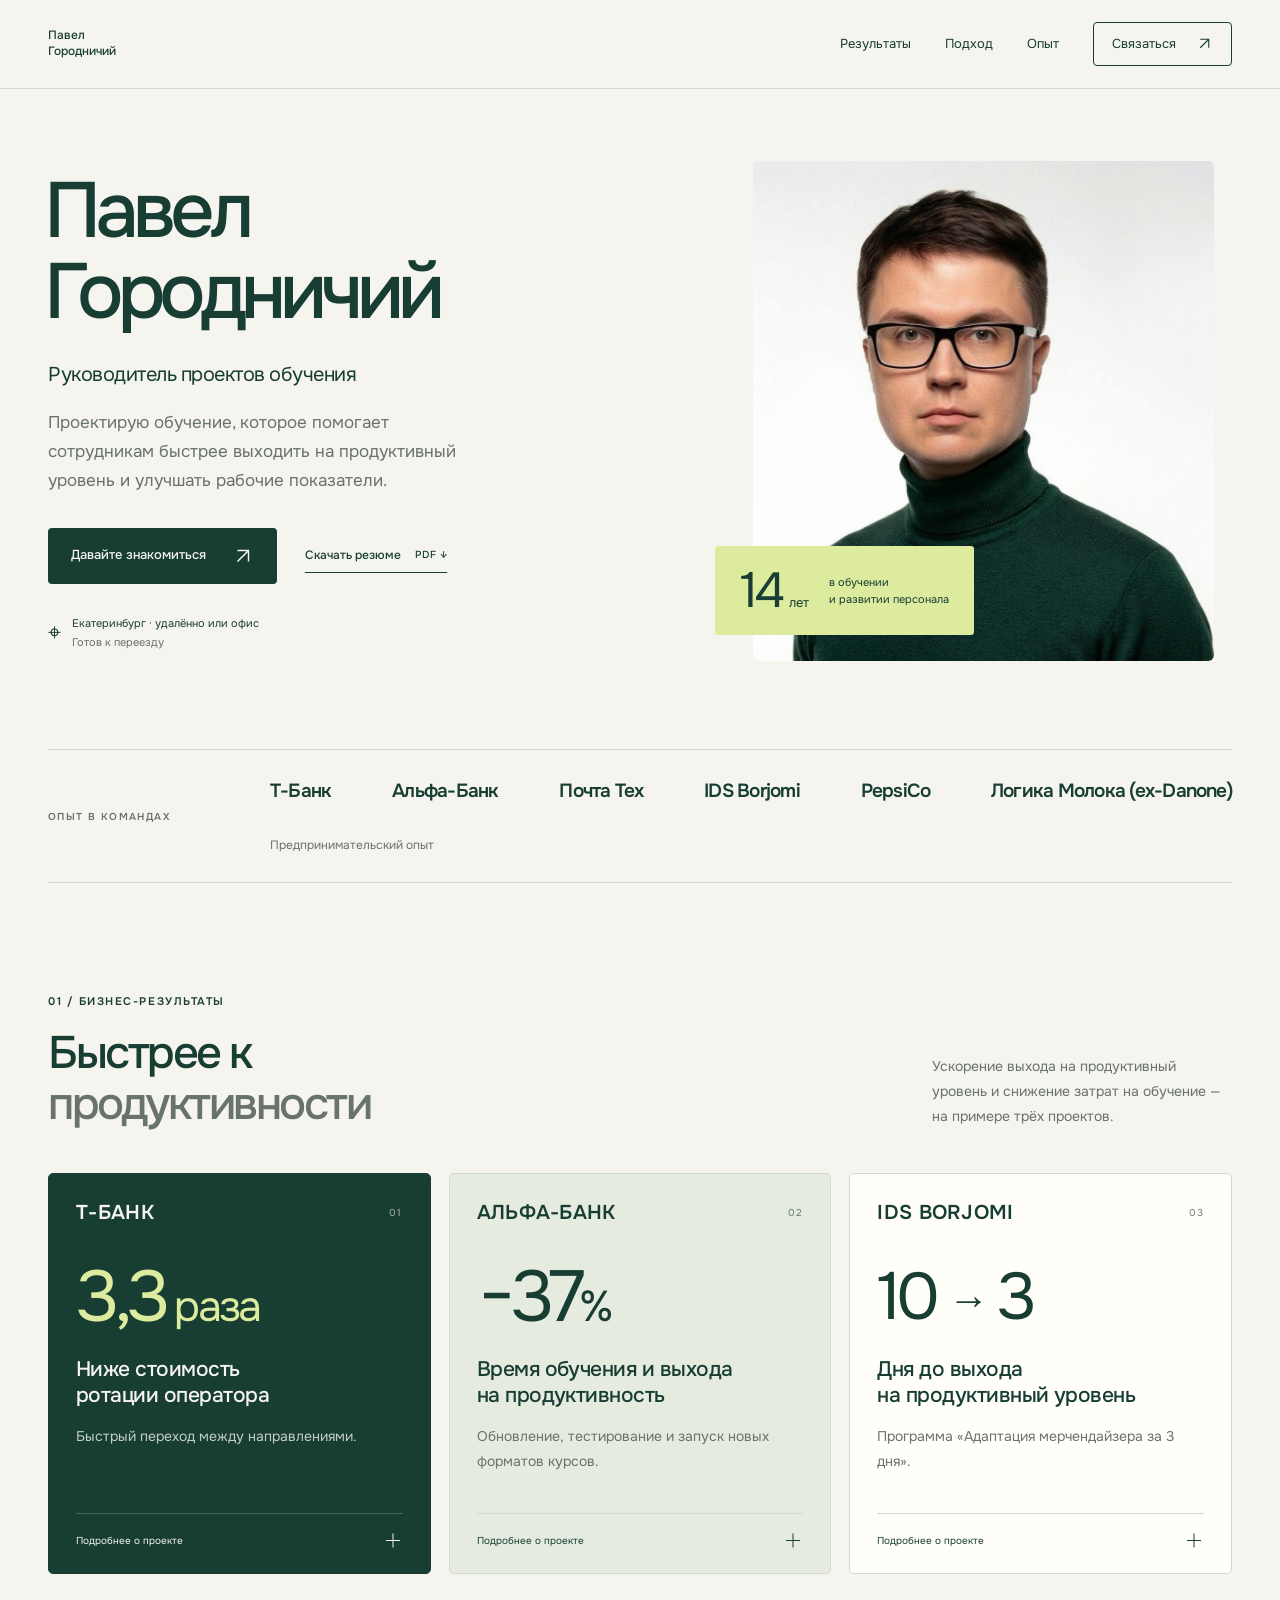
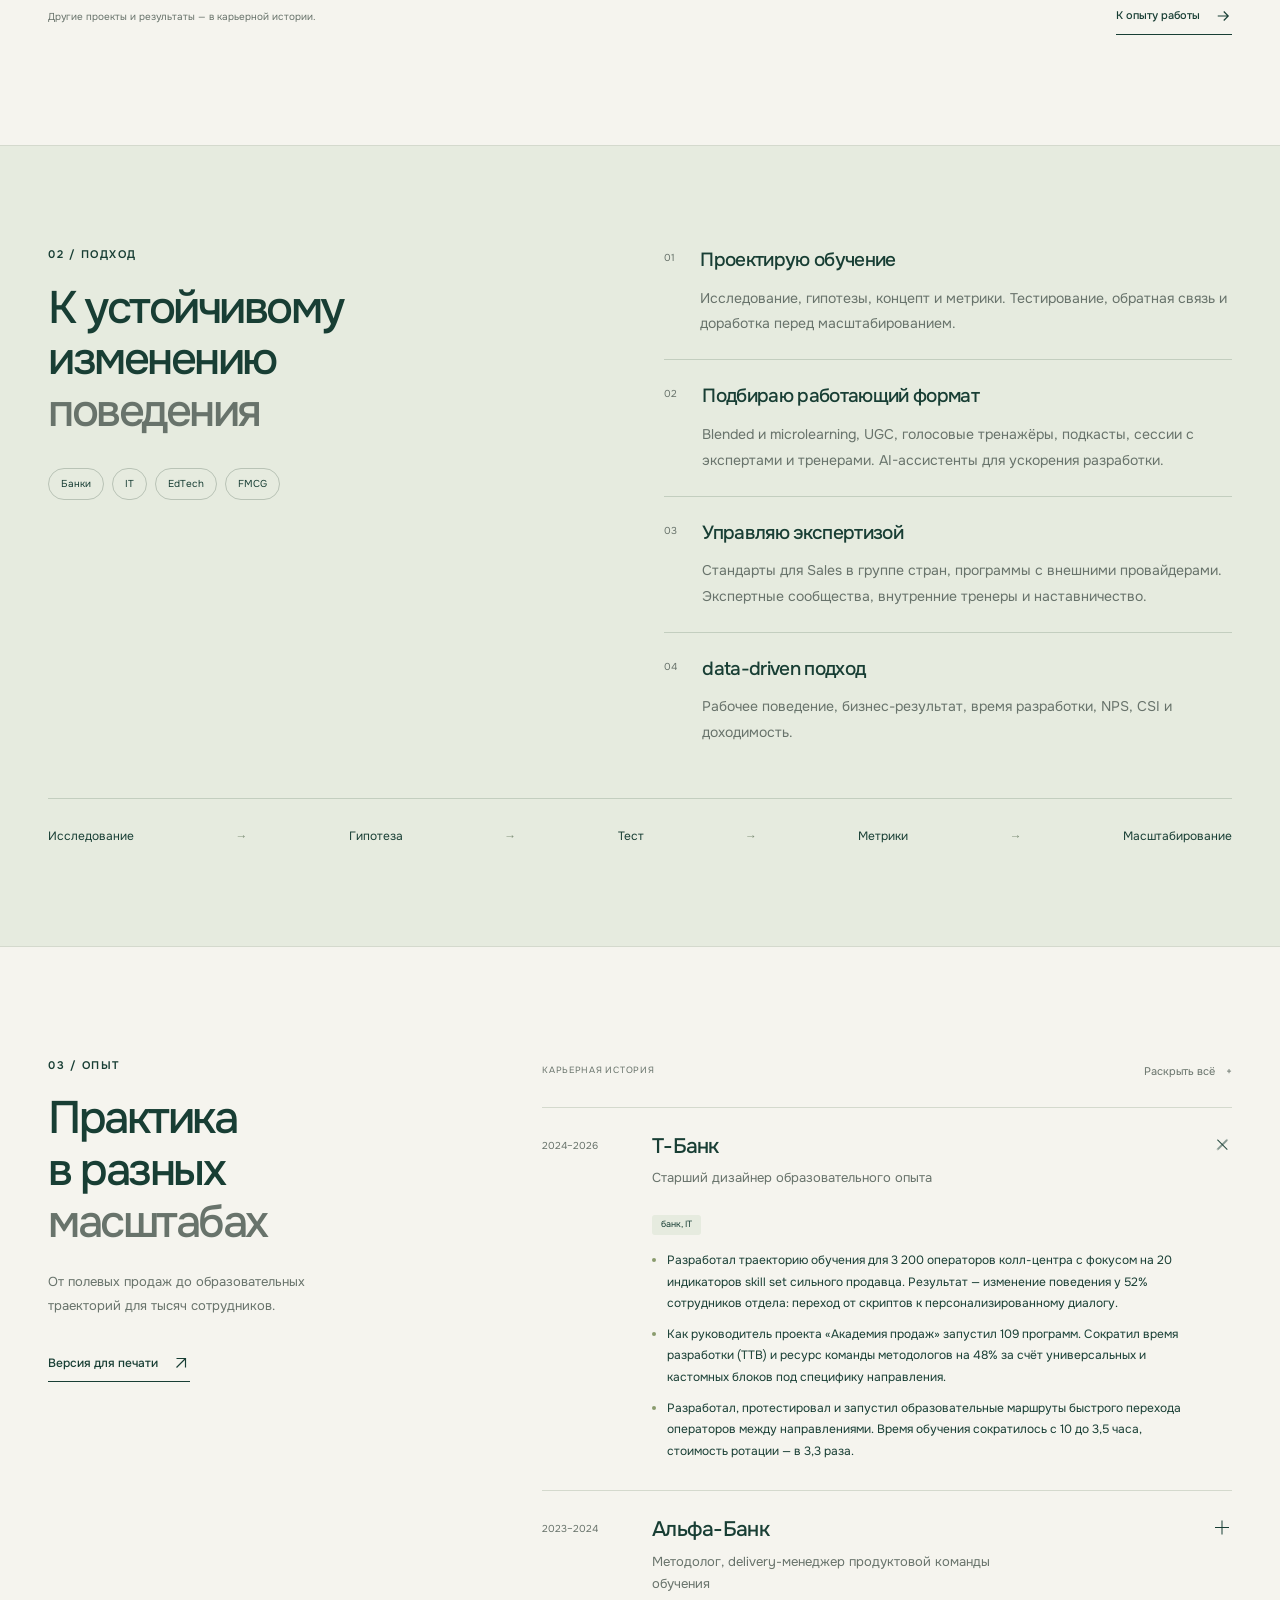
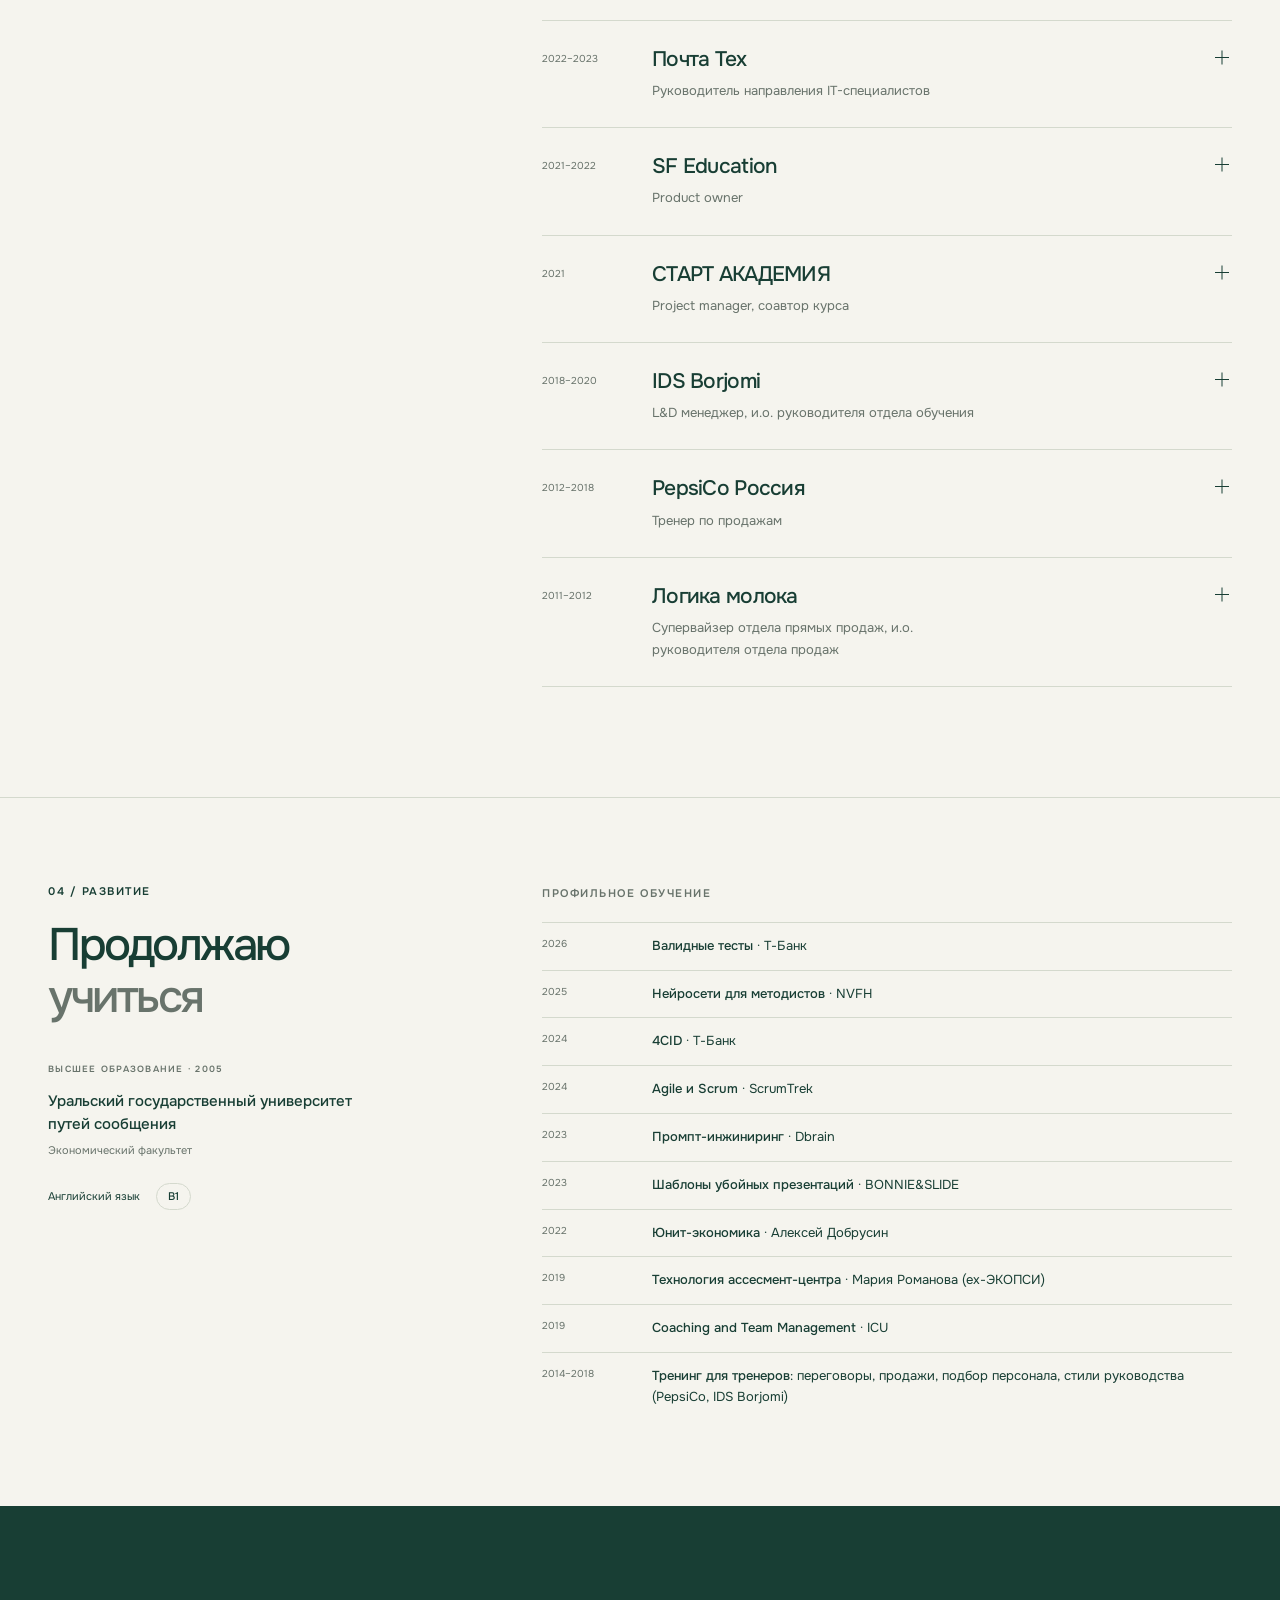
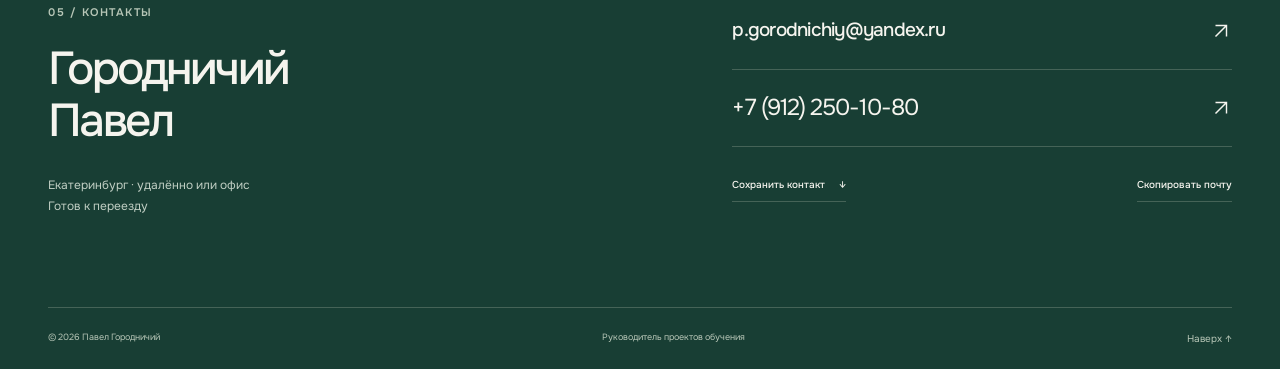
<file: index.html>
<!doctype html>
<html lang="ru">
<head>
  <meta charset="utf-8">
  <meta name="viewport" content="width=device-width, initial-scale=1">
  <meta name="theme-color" content="#183e34">
  <title>Павел Городничий — Руководитель проектов обучения</title>
  <link rel="canonical" href="https://gorodnichiy83.github.io/">
  <meta name="description" content="14 лет в обучении и развитии персонала. Т-Банк, Альфа-Банк, Почта Тех, IDS Borjomi, PepsiCo, Логика Молока (ex-Danone). Проекты, измеримые результаты и опыт Павла Городничего.">
  <meta property="og:type" content="website">
  <meta property="og:locale" content="ru_RU">
  <meta property="og:title" content="Павел Городничий — Руководитель проектов обучения">
  <meta property="og:description" content="Обучение с измеримым результатом. 14 лет в банках, IT, EdTech и FMCG.">
  <meta property="og:image" content="https://gorodnichiy83.github.io/photo.jpg">
  <link rel="icon" type="image/svg+xml" href="favicon.svg">
  <link rel="preload" href="onest-cyrillic.woff2" as="font" type="font/woff2" crossorigin>
  <link rel="stylesheet" href="style.css?v=68d9bad203">
  <script src="script.js" defer></script>
</head>
<body>
  <a class="skip-link" href="#main">Перейти к содержанию</a>
  <header class="site-header">
    <div class="header-inner wrap">
      <a href="#top" class="brand" aria-label="Павел Городничий — в начало"><span class="brand-caption">Павел <br>Городничий</span></a>
      <button type="button" class="menu-toggle" aria-controls="navigation" aria-expanded="false">Подробности <span class="plus" aria-hidden="true"></span></button>
      <nav class="navigation" id="navigation" aria-label="Основная навигация">
        <a href="#results">Результаты</a><a href="#approach">Подход</a><a href="#experience">Опыт</a><a href="#contact" class="nav-contact">Связаться <svg viewBox="0 0 24 24" fill="none" aria-hidden="true"><path d="M6 18 18 6M6 6h12v12"/></svg></a>
      </nav>
    </div>
    <div class="reading-progress" aria-hidden="true"></div>
  </header>

  <main id="main">
    <section class="hero wrap" id="top" aria-labelledby="name">
      <div class="hero-copy">
        <h1 id="name">Павел <br>Городничий</h1>
        <p class="hero-role">Руководитель проектов обучения</p>
        <p class="hero-description">Проектирую обучение, которое помогает сотрудникам быстрее выходить на продуктивный уровень и улучшать рабочие показатели.</p>
        <div class="hero-actions"><a href="#contact" class="button button-dark">Давайте знакомиться <svg viewBox="0 0 24 24" fill="none" aria-hidden="true"><path d="M6 18 18 6M6 6h12v12"/></svg></a><a href="pavel-gorodnichiy-resume.pdf" download="Павел_Городничий_резюме.pdf" class="text-link resume-download">Скачать резюме <span class="file-format">PDF <span aria-hidden="true">↓</span></span></a></div>
        <div class="hero-location"><span class="location-mark" aria-hidden="true">⌖</span><span>Екатеринбург · удалённо или офис <br><span class="muted">Готов к переезду</span></span></div>
      </div>
      <div class="portrait-composition">
        <div class="portrait-frame"><img src="photo.jpg" alt="Павел Городничий" width="1024" height="1024" fetchpriority="high" class="profile-photo"></div>
        <div class="portrait-note"><span class="experience-number">14<span>лет</span></span><span>в обучении <br>и развитии персонала</span></div>
      </div>
    </section>

    <div class="companies wrap">
      <p class="eyebrow">ОПЫТ В КОМАНДАХ</p>
      <ul aria-label="Компании и предпринимательский опыт Павла"><li>Т-Банк</li><li>Альфа-Банк</li><li>Почта Тех</li><li>IDS Borjomi</li><li>PepsiCo</li><li>Логика Молока (ex-Danone)</li><li class="entrepreneurial-experience">Предпринимательский опыт</li></ul>
    </div>

    <section id="results" class="section wrap" aria-labelledby="results-title">
      <div class="section-heading"><div><p class="eyebrow">01 / БИЗНЕС-РЕЗУЛЬТАТЫ</p><h2 id="results-title">Быстрее к <br><span class="soft-text">продуктивности</span></h2></div><p class="section-intro">Ускорение выхода на продуктивный уровень и снижение затрат на обучение — на примере трёх проектов.</p></div>
      <div class="case-grid">
        <details class="case case-dark">
          <summary><span class="case-top"><span>Т-БАНК</span><span>01</span></span><span class="case-number">3,3<span> раза</span></span><h3>Ниже стоимость <br>ротации оператора</h3><p>Быстрый переход между направлениями.</p><span class="case-more"><span class="when-closed">Подробнее о проекте</span><span class="when-open">Свернуть подробности</span><span class="plus" aria-hidden="true"></span></span></summary>
          <div class="case-body"><p><strong>Моя роль</strong> <br>Лидер проекта «Академия продаж» (в команде 12 методологов).</p><p><strong>Решение</strong> <br>Разработал, протестировал и запустил образовательные маршруты перехода операторов между направлениями.</p><div class="case-fact case-fact-time"><strong>10 → 3,5</strong><span>часа обучения при переходе</span></div><p>Стоимость ротации сократилась в 3,3 раза.</p></div>
        </details>
        <details class="case case-sage">
          <summary><span class="case-top"><span>АЛЬФА-БАНК</span><span>02</span></span><span class="case-number">−37<span>%</span></span><h3>Время обучения и выхода <br>на продуктивность</h3><p>Обновление, тестирование и запуск новых форматов курсов.</p><span class="case-more"><span class="when-closed">Подробнее о проекте</span><span class="when-open">Свернуть подробности</span><span class="plus" aria-hidden="true"></span></span></summary>
          <div class="case-body"><p><strong>Моя роль</strong> <br>Лидер проекта «Новые форматы курсов».</p><p><strong>Решение</strong> <br>Промо обучения, лонгриды с UGC + памятки по ключевым блокам.</p><p>Время на обучение и выход на продуктивность сократилось на 37%.</p></div>
        </details>
        <details class="case case-paper">
          <summary><span class="case-top"><span>IDS BORJOMI</span><span>03</span></span><span class="case-number case-number-flow" role="img" aria-label="С 10 до 3 дней"><span aria-hidden="true">10 <span class="number-arrow" aria-hidden="true">→</span> 3</span></span><h3>Дня до выхода <br>на продуктивный уровень</h3><p>Программа «Адаптация мерчендайзера за 3 дня».</p><span class="case-more"><span class="when-closed">Подробнее о проекте</span><span class="when-open">Свернуть подробности</span><span class="plus" aria-hidden="true"></span></span></summary>
          <div class="case-body"><p><strong>Моя роль</strong> <br>Лидер проекта «Адаптация мерчендайзера за 3 дня».</p><p><strong>Решение</strong> <br>Блок обучения по шагам визита внутри CRM + визуализация результатов адаптации в борде руководителя.</p><p>Результат — выход на продуктивный уровень за 3 рабочих дня.</p><div class="time-comparison" aria-label="До: 10 дней. После: 3 дня."><div><span>До</span><i class="time-before"></i><b>10 дней</b></div><div><span>После</span><i class="time-after"></i><b>3 дня</b></div></div></div>
        </details>
      </div>
      <div class="result-footnote"><span>Другие проекты и результаты — в карьерной истории.</span><a href="#experience" class="text-link">К опыту работы <svg viewBox="0 0 24 24" fill="none" aria-hidden="true"><path d="M5 12h14M13 6l6 6-6 6"/></svg></a></div>
    </section>

    <section id="approach" class="approach-section" aria-labelledby="approach-title">
      <div class="wrap approach-grid">
        <div class="approach-intro"><p class="eyebrow">02 / ПОДХОД</p><h2 id="approach-title">К устойчивому <br>изменению <br><span class="soft-text">поведения</span></h2><div class="industry-tags" aria-label="Отрасли"><span>Банки</span><span>IT</span><span>EdTech</span><span>FMCG</span></div></div>
        <div class="expertise-list">
          <article><span class="expertise-no">01</span><div><h3>Проектирую обучение</h3><p>Исследование, гипотезы, концепт и метрики. Тестирование, обратная связь и доработка перед масштабированием.</p></div></article>
          <article><span class="expertise-no">02</span><div><h3>Подбираю работающий формат</h3><p>Blended и microlearning, UGC, голосовые тренажёры, подкасты, сессии с экспертами и тренерами. AI-ассистенты для ускорения разработки.</p></div></article>
          <article><span class="expertise-no">03</span><div><h3>Управляю экспертизой</h3><p>Стандарты для Sales в группе стран, программы с внешними провайдерами. Экспертные сообщества, внутренние тренеры и наставничество.</p></div></article>
          <article><span class="expertise-no">04</span><div><h3>data-driven подход</h3><p>Рабочее поведение, бизнес-результат, время разработки, NPS, CSI и доходимость.</p></div></article>
        </div>
      </div>
      <div class="wrap method-line" aria-label="Этапы работы"><span>Исследование</span><span aria-hidden="true">→</span><span>Гипотеза</span><span aria-hidden="true">→</span><span>Тест</span><span aria-hidden="true">→</span><span>Метрики</span><span aria-hidden="true">→</span><span>Масштабирование</span></div>
    </section>

    <section id="experience" class="section wrap career-section" aria-labelledby="career-title">
      <div class="career-sidebar"><p class="eyebrow">03 / ОПЫТ</p><h2 id="career-title">Практика <br>в разных <br><span class="soft-text">масштабах</span></h2><p>От полевых продаж до образовательных траекторий для тысяч сотрудников.</p><a class="text-link print-button" href="resume.html" target="_blank" rel="noopener">Версия для печати <svg viewBox="0 0 24 24" fill="none" aria-hidden="true"><path d="M6 18 18 6M6 6h12v12"/></svg></a></div>
      <div class="career-list"><div class="career-tools"><span>КАРЬЕРНАЯ ИСТОРИЯ</span><button id="expand-career" type="button" aria-expanded="false">Раскрыть всё <span aria-hidden="true">+</span></button></div><details class="career-item" id="career-0" open>
      <summary><span class="career-date">2024–2026</span><span class="career-heading"><span class="company">Т-Банк</span><span class="career-role">Старший дизайнер образовательного опыта</span></span><span class="plus" aria-hidden="true"></span></summary>
      <div class="career-content"><span class="sector">банк, IT</span><ul><li>Разработал траекторию обучения для 3 200 операторов колл-центра с фокусом на 20 индикаторов skill set сильного продавца. Результат — изменение поведения у 52% сотрудников отдела: переход от скриптов к персонализированному диалогу.</li>
<li>Как руководитель проекта «Академия продаж» запустил 109 программ. Сократил время разработки (TTB) и ресурс команды методологов на 48% за счёт универсальных и кастомных блоков под специфику направления.</li>
<li>Разработал, протестировал и запустил образовательные маршруты быстрого перехода операторов между направлениями. Время обучения сократилось с 10 до 3,5 часа, стоимость ротации — в 3,3 раза.</li></ul></div>
    </details>
<details class="career-item" id="career-1" >
      <summary><span class="career-date">2023–2024</span><span class="career-heading"><span class="company">Альфа-Банк</span><span class="career-role">Методолог, delivery-менеджер продуктовой команды обучения</span></span><span class="plus" aria-hidden="true"></span></summary>
      <div class="career-content"><span class="sector">банк</span><ul><li>Разработал и внедрил процесс создания и обновления электронных курсов: сбор атрибутов, MVP, обратная связь тестовой группы, доработка и масштабирование. Результат — создание курса высокой сложности за 2 недели и сокращение ресурса методиста на разработку.</li>
<li>Лидировал проект «Новые форматы курсов»: обновление, тестирование и запуск кастомизированных курсов в форматах лонгрид, UGC и подкаст. Результат — сокращение времени на обучение и выход на продуктивность на 37%, увеличение VOE (Voice of Employee) на 10%.</li>
<li>Создал программу «Наставничество»: 4 лонгрида с тестами, воркшоп с бизнес-кейсами и база знаний с памятками и чек-листами. Результат — персонализированное погружение в роль наставника за 240 минут.</li>
<li>Как delivery-менеджер разработал и запустил 23 траектории развития для сотрудников и линейных руководителей бизнес-линии из 5 500 человек. Периоды 0–3, 4–6 и 7–12 месяцев включают ключевые активности и рабочие задачи.</li></ul></div>
    </details>
<details class="career-item" id="career-2" >
      <summary><span class="career-date">2022–2023</span><span class="career-heading"><span class="company">Почта Тех</span><span class="career-role">Руководитель направления IT-специалистов</span></span><span class="plus" aria-hidden="true"></span></summary>
      <div class="career-content"><span class="sector">IT-разработка</span><ul><li>5 программ с внешними провайдерами по hard skills: CSI 8,5, COR 91%, NPS 56%, 17% горизонтальных и вертикальных перемещений.</li>
                    <li>Экспертные сообщества на 547 сотрудников, 11 внутренних экспертов.</li>
                    <li>Адаптационный трек для 7 ключевых ролей.</li></ul></div>
    </details>
<details class="career-item" id="career-3" >
      <summary><span class="career-date">2021–2022</span><span class="career-heading"><span class="company">SF Education</span><span class="career-role">Product owner</span></span><span class="plus" aria-hidden="true"></span></summary>
      <div class="career-content"><span class="sector">EdTech</span><ul><li>Перезапуск 12 программ для IT-разработчиков и бизнес-аналитиков.</li>
                    <li>Новый формат поддержки: расходы на преподавателей −34%.</li>
                    <li>Сокращение переносов занятий с 20% до 0%.</li></ul></div>
    </details>
<details class="career-item" id="career-4" >
      <summary><span class="career-date">2021</span><span class="career-heading"><span class="company">СТАРТ АКАДЕМИЯ</span><span class="career-role">Project manager, соавтор курса</span></span><span class="plus" aria-hidden="true"></span></summary>
      <div class="career-content"><span class="sector">онлайн-образование</span><ul><li>Курс «Менеджер по обучению»: blended, microlearning, доходимость 70%, NPS 85%.</li>
                    <li>Воронки продаж, продающие вебинары, CustDev, УТП.</li></ul></div>
    </details>
<details class="career-item" id="career-5" >
      <summary><span class="career-date">2018–2020</span><span class="career-heading"><span class="company">IDS Borjomi</span><span class="career-role">L&amp;D менеджер, и.о. руководителя отдела обучения</span></span><span class="plus" aria-hidden="true"></span></summary>
      <div class="career-content"><span class="sector">FMCG, напитки</span><ul><li>Запуск Рабочих Методов для Sales отдела = непрерывная диагностика навыков и автоматизация процесса обучения.</li>
                    <li>«Адаптация мерчендайзера за 3 дня»: сокращение выхода на продуктивный уровень с 10 до 3 дней.</li>
                    <li>«Электронный кошелёк»: доля полки +4%, ФОТ −3% (600 человек).</li>
                    <li>Запуск СДО iSpring на территории Урала и Сибири.</li>
                    <li>Программы «Переговоры», «Презентация», запуск обучающих роликов для стран СНГ.</li></ul></div>
    </details>
<details class="career-item" id="career-6" >
      <summary><span class="career-date">2012–2018</span><span class="career-heading"><span class="company">PepsiCo Россия</span><span class="career-role">Тренер по продажам</span></span><span class="plus" aria-hidden="true"></span></summary>
      <div class="career-content"><span class="sector">FMCG</span><ul><li>Обучение и аттестация 123 сотрудников на статусы «Мастер» и «Стандарт».</li>
                    <li>Зона: Екатеринбург, Свердловская область, Курган, Тюмень.</li></ul></div>
    </details>
<details class="career-item" id="career-7" >
      <summary><span class="career-date">2011–2012</span><span class="career-heading"><span class="company">Логика молока</span><span class="career-role">Супервайзер отдела прямых продаж, и.о. руководителя отдела продаж</span></span><span class="plus" aria-hidden="true"></span></summary>
      <div class="career-content"><span class="sector">FMCG, молочная продукция</span><ul><li>Команда 18 человек; текучесть снижена с 40% до 5%.</li>
                    <li>Выполнение KPI в среднем 101%, диплом «Лидер продаж 2011».</li></ul></div>
    </details></div>
    </section>

    <section id="education" class="education-section" aria-labelledby="education-title">
      <div class="wrap education-grid"><div><p class="eyebrow">04 / РАЗВИТИЕ</p><h2 id="education-title">Продолжаю <br><span class="soft-text">учиться</span></h2><div class="degree"><span class="eyebrow">ВЫСШЕЕ ОБРАЗОВАНИЕ · 2005</span><h3>Уральский государственный университет путей сообщения</h3><p>Экономический факультет</p></div><p class="language">Английский язык <strong>B1</strong></p></div>
        <div class="training-block"><p class="eyebrow">ПРОФИЛЬНОЕ ОБУЧЕНИЕ</p><ul class="training-list"><li><span>2026</span><div><strong>Валидные тесты</strong> · Т-Банк</div></li>
<li><span>2025</span><div><strong>Нейросети для методистов</strong> · NVFH</div></li>
<li><span>2024</span><div><strong>4CID</strong> · Т-Банк</div></li>
<li><span>2024</span><div><strong>Agile и Scrum</strong> · ScrumTrek</div></li>
<li><span>2023</span><div><strong>Промпт-инжиниринг</strong> · Dbrain</div></li>
<li><span>2023</span><div><strong>Шаблоны убойных презентаций</strong> · BONNIE&SLIDE</div></li>
<li><span>2022</span><div><strong>Юнит-экономика</strong> · Алексей Добрусин</div></li>
<li><span>2019</span><div><strong>Технология ассесмент-центра</strong> · Мария Романова (ex-ЭКОПСИ)</div></li>
<li><span>2019</span><div><strong>Coaching and Team Management</strong> · ICU</div></li>
<li><span>2014–2018</span><div><strong>Тренинг для тренеров</strong>: переговоры, продажи, подбор персонала, стили руководства (PepsiCo, IDS Borjomi)</div></li></ul></div></div>
    </section>

    <section id="contact" class="contact-section" aria-labelledby="contact-title">
      <div class="wrap contact-grid"><div><p class="eyebrow">05 / КОНТАКТЫ</p><h2 id="contact-title">Городничий <br><span>Павел</span></h2><p>Екатеринбург · удалённо или офис <br>Готов к переезду</p></div><div class="contact-actions"><a class="contact-email" href="mailto:p.gorodnichiy@yandex.ru"><strong>p.gorodnichiy@yandex.ru</strong><svg viewBox="0 0 24 24" fill="none" aria-hidden="true"><path d="M6 18 18 6M6 6h12v12"/></svg></a><a class="contact-phone" href="tel:+79122501080">+7 (912) 250-10-80 <svg viewBox="0 0 24 24" fill="none" aria-hidden="true"><path d="M6 18 18 6M6 6h12v12"/></svg></a><div class="contact-secondary"><a href="pavel-gorodnichiy.vcf" download class="text-link">Сохранить контакт <span aria-hidden="true">↓</span></a><button type="button" id="copy-email" class="text-link">Скопировать почту</button></div><span class="copy-feedback" role="status" aria-live="polite"></span></div></div>
      <footer class="wrap footer"><span>© 2026 Павел Городничий</span><span>Руководитель проектов обучения</span><a href="#top" aria-label="В начало страницы">Наверх ↑</a></footer>
    </section>
  </main>
  <nav class="mobile-actions" aria-label="Быстрые действия">
    <a href="#contact" class="mobile-contact">Связаться <svg viewBox="0 0 24 24" fill="none" aria-hidden="true"><path d="M6 18 18 6M6 6h12v12"/></svg></a>
    <a href="pavel-gorodnichiy-resume.pdf" download="Павел_Городничий_резюме.pdf" aria-label="Скачать резюме Павла в формате PDF">Резюме <span class="file-format">PDF <span aria-hidden="true">↓</span></span></a>
  </nav>
</body>
</html>
</file>
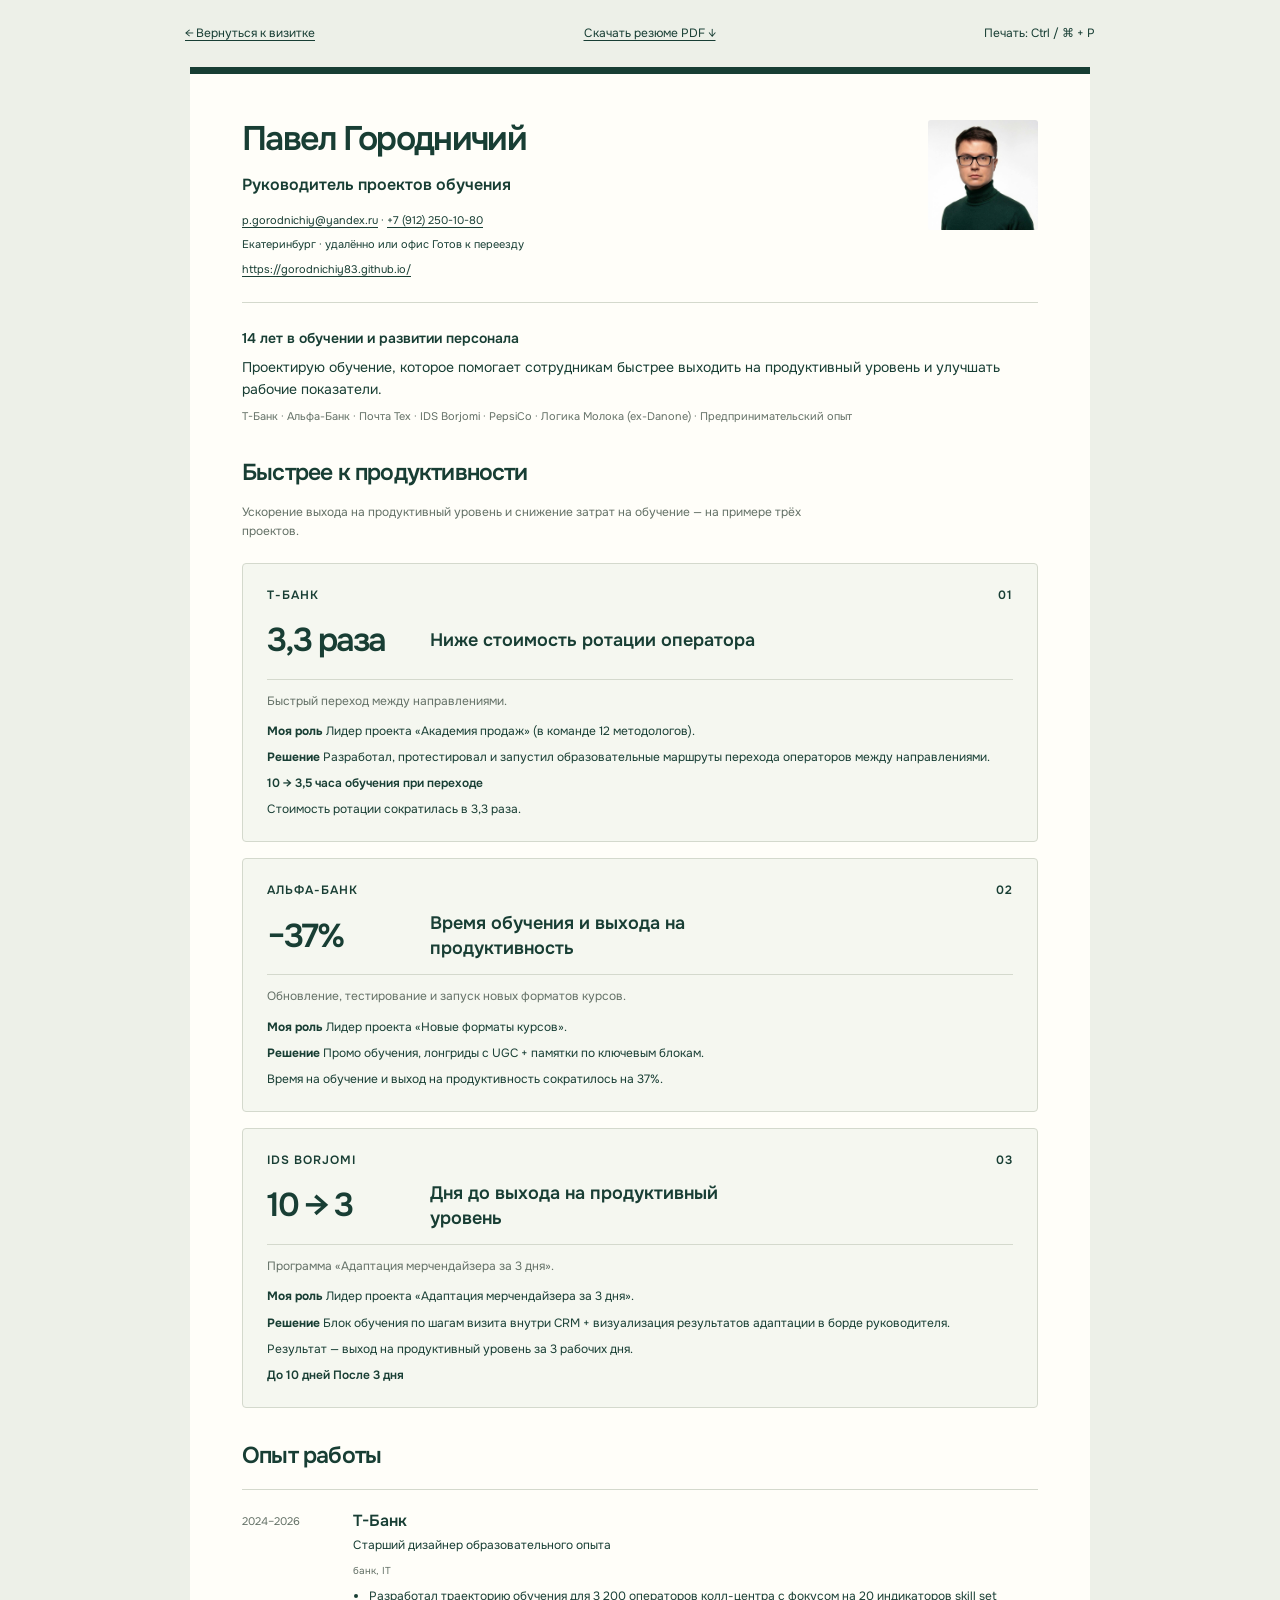
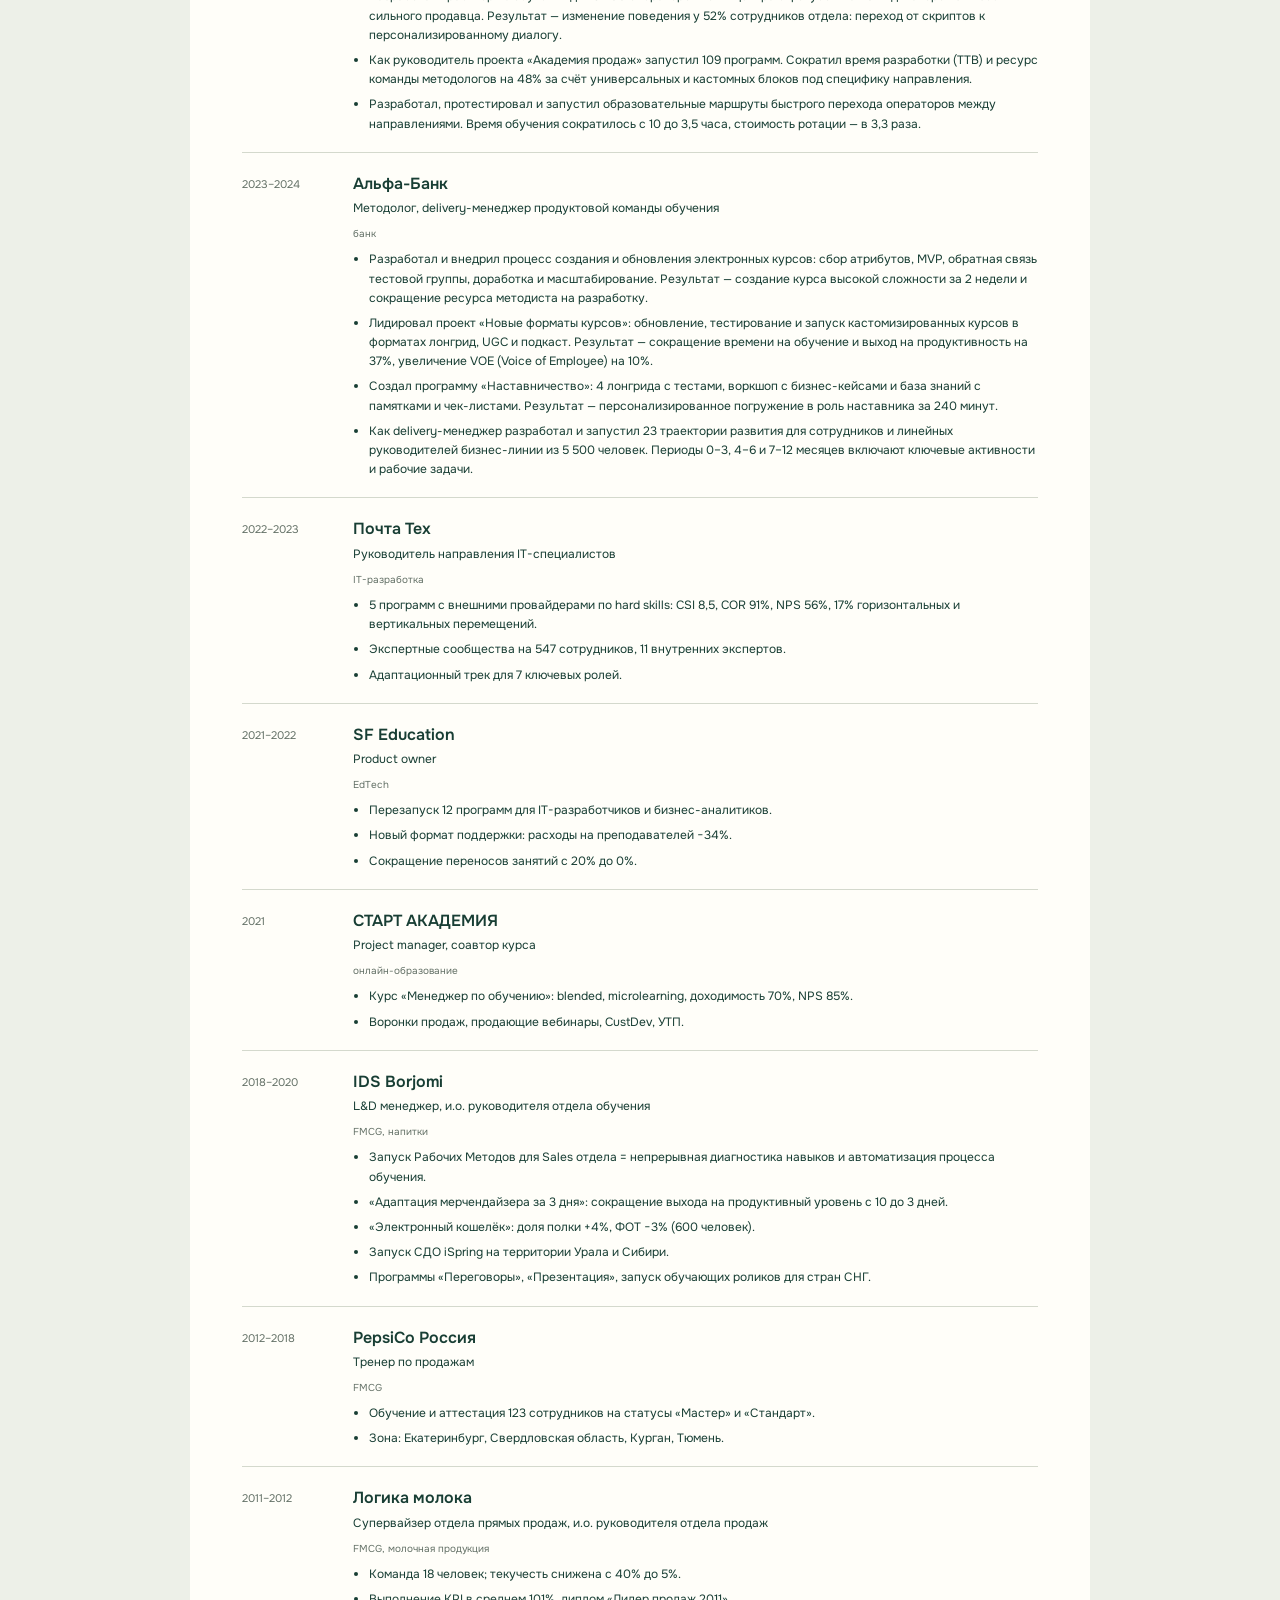
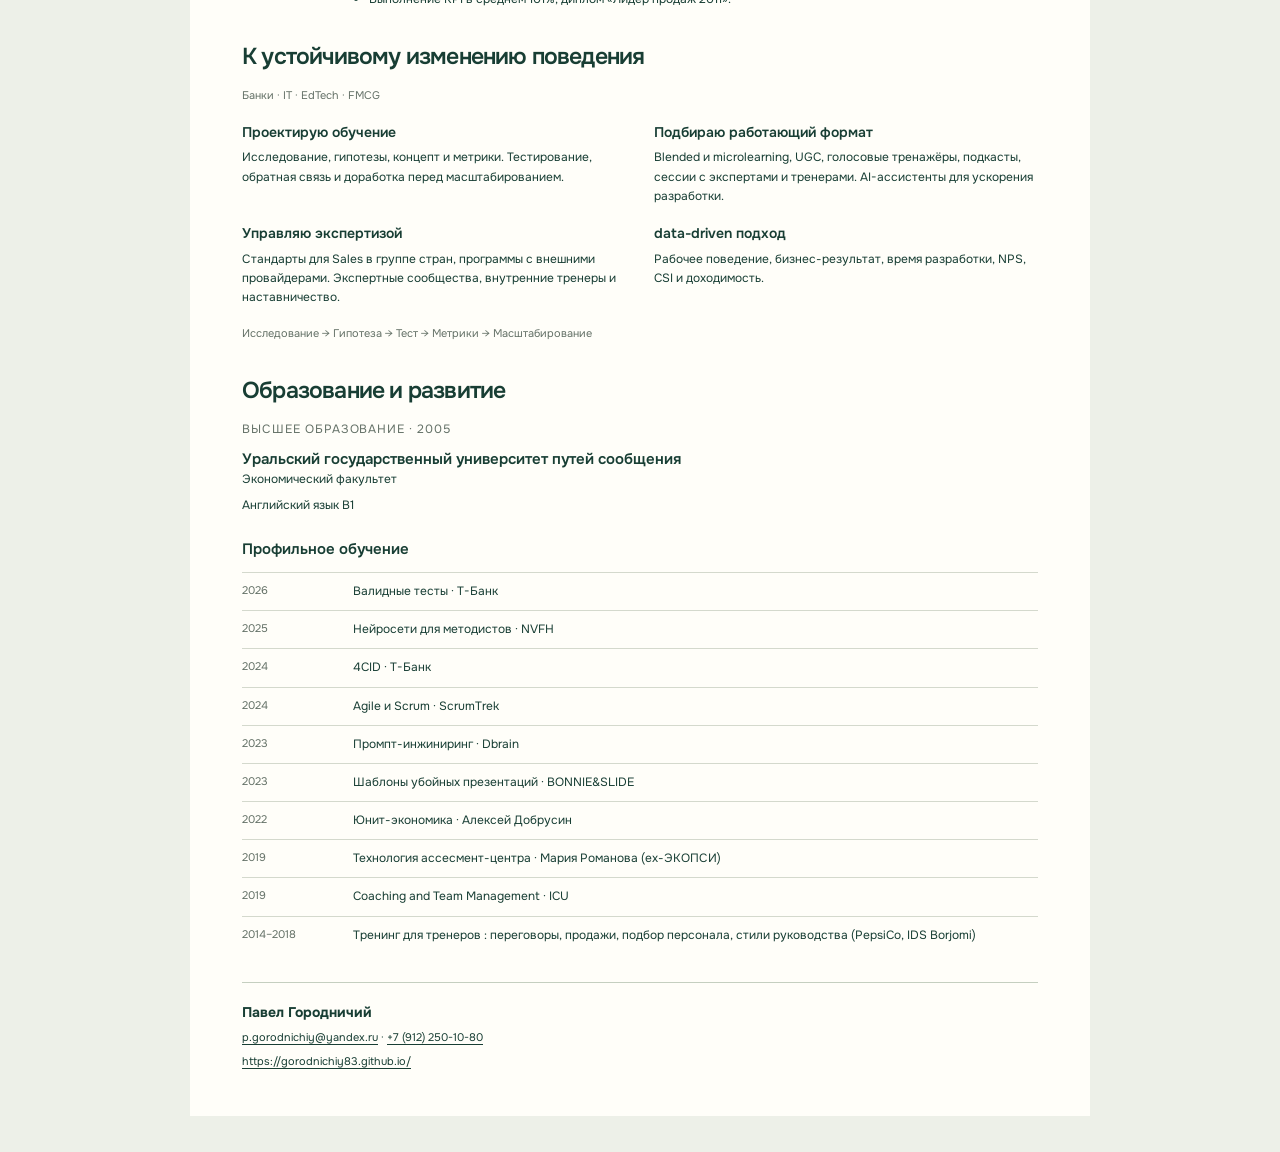
<file: resume.html>
<!doctype html>
<html lang="ru"><head><meta charset="utf-8"><meta name="viewport" content="width=device-width, initial-scale=1">
<meta name="source-sha256" content="10a805d79ed33e03f51adaf5d9f46915acdaef06efcf8bb264c7e9a6ae5e0602"><title>Резюме — Павел Городничий</title>
<link rel="stylesheet" href="resume.css"></head><body>
<div class="toolbar"><a href="./">← Вернуться к визитке</a><a href="pavel-gorodnichiy-resume.pdf" download>Скачать резюме PDF ↓</a><span>Печать: Ctrl / ⌘ + P</span></div>
<main><header><div><h1>Павел Городничий</h1><p class="position">Руководитель проектов обучения</p><p class="contacts"><a href="mailto:p.gorodnichiy@yandex.ru">p.gorodnichiy@yandex.ru</a> · <a href="tel:+79122501080">+7 (912) 250-10-80</a></p>
<p>Екатеринбург · удалённо или офис Готов к переезду</p><p><a href="https://gorodnichiy83.github.io/">https://gorodnichiy83.github.io/</a></p></div><img src="photo.jpg" alt="Павел Городничий" width="110" height="110"></header>
<div class="profile"><p class="experience">14 лет в обучении и развитии персонала</p><p>Проектирую обучение, которое помогает сотрудникам быстрее выходить на продуктивный уровень и улучшать рабочие показатели.</p>
<p class="companies">Т-Банк · Альфа-Банк · Почта Тех · IDS Borjomi · PepsiCo · Логика Молока (ex-Danone) · Предпринимательский опыт</p></div>
<section class="results"><h2>Быстрее к продуктивности</h2><p>Ускорение выхода на продуктивный уровень и снижение затрат на обучение — на примере трёх проектов.</p><div class="case-list"><article class="result-card"><div class="case-top"><span>Т-БАНК</span><span>01</span></div><div class="case-heading"><strong class="case-metric">3,3 раза</strong><h3>Ниже стоимость ротации оператора</h3></div><p class="case-summary">Быстрый переход между направлениями.</p><p class="paragraph"><strong>Моя роль</strong> Лидер проекта «Академия продаж» (в команде 12 методологов).</p><p class="paragraph"><strong>Решение</strong> Разработал, протестировал и запустил образовательные маршруты перехода операторов между направлениями.</p><p class="fact">10 → 3,5 часа обучения при переходе</p><p class="paragraph">Стоимость ротации сократилась в 3,3 раза.</p></article><article class="result-card"><div class="case-top"><span>АЛЬФА-БАНК</span><span>02</span></div><div class="case-heading"><strong class="case-metric">−37%</strong><h3>Время обучения и выхода на продуктивность</h3></div><p class="case-summary">Обновление, тестирование и запуск новых форматов курсов.</p><p class="paragraph"><strong>Моя роль</strong> Лидер проекта «Новые форматы курсов».</p><p class="paragraph"><strong>Решение</strong> Промо обучения, лонгриды с UGC + памятки по ключевым блокам.</p><p class="paragraph">Время на обучение и выход на продуктивность сократилось на 37%.</p></article><article class="result-card"><div class="case-top"><span>IDS BORJOMI</span><span>03</span></div><div class="case-heading"><strong class="case-metric">10 → 3</strong><h3>Дня до выхода на продуктивный уровень</h3></div><p class="case-summary">Программа «Адаптация мерчендайзера за 3 дня».</p><p class="paragraph"><strong>Моя роль</strong> Лидер проекта «Адаптация мерчендайзера за 3 дня».</p><p class="paragraph"><strong>Решение</strong> Блок обучения по шагам визита внутри CRM + визуализация результатов адаптации в борде руководителя.</p><p class="paragraph">Результат — выход на продуктивный уровень за 3 рабочих дня.</p><p class="fact">До 10 дней После 3 дня</p></article></div></section><section class="career"><h2>Опыт работы</h2><article class="career-item"><div class="career-head"><span class="career-date">2024–2026</span><div><h3>Т-Банк</h3><p class="career-role">Старший дизайнер образовательного опыта</p></div></div><div class="career-content"><p class="sector">банк, IT</p><ul><li>Разработал траекторию обучения для 3 200 операторов колл-центра с фокусом на 20 индикаторов skill set сильного продавца. Результат — изменение поведения у 52% сотрудников отдела: переход от скриптов к персонализированному диалогу.</li><li>Как руководитель проекта «Академия продаж» запустил 109 программ. Сократил время разработки (TTB) и ресурс команды методологов на 48% за счёт универсальных и кастомных блоков под специфику направления.</li><li>Разработал, протестировал и запустил образовательные маршруты быстрого перехода операторов между направлениями. Время обучения сократилось с 10 до 3,5 часа, стоимость ротации — в 3,3 раза.</li></ul></div></article><article class="career-item"><div class="career-head"><span class="career-date">2023–2024</span><div><h3>Альфа-Банк</h3><p class="career-role">Методолог, delivery-менеджер продуктовой команды обучения</p></div></div><div class="career-content"><p class="sector">банк</p><ul><li>Разработал и внедрил процесс создания и обновления электронных курсов: сбор атрибутов, MVP, обратная связь тестовой группы, доработка и масштабирование. Результат — создание курса высокой сложности за 2 недели и сокращение ресурса методиста на разработку.</li><li>Лидировал проект «Новые форматы курсов»: обновление, тестирование и запуск кастомизированных курсов в форматах лонгрид, UGC и подкаст. Результат — сокращение времени на обучение и выход на продуктивность на 37%, увеличение VOE (Voice of Employee) на 10%.</li><li>Создал программу «Наставничество»: 4 лонгрида с тестами, воркшоп с бизнес-кейсами и база знаний с памятками и чек-листами. Результат — персонализированное погружение в роль наставника за 240 минут.</li><li>Как delivery-менеджер разработал и запустил 23 траектории развития для сотрудников и линейных руководителей бизнес-линии из 5 500 человек. Периоды 0–3, 4–6 и 7–12 месяцев включают ключевые активности и рабочие задачи.</li></ul></div></article><article class="career-item"><div class="career-head"><span class="career-date">2022–2023</span><div><h3>Почта Тех</h3><p class="career-role">Руководитель направления IT-специалистов</p></div></div><div class="career-content"><p class="sector">IT-разработка</p><ul><li>5 программ с внешними провайдерами по hard skills: CSI 8,5, COR 91%, NPS 56%, 17% горизонтальных и вертикальных перемещений.</li><li>Экспертные сообщества на 547 сотрудников, 11 внутренних экспертов.</li><li>Адаптационный трек для 7 ключевых ролей.</li></ul></div></article><article class="career-item"><div class="career-head"><span class="career-date">2021–2022</span><div><h3>SF Education</h3><p class="career-role">Product owner</p></div></div><div class="career-content"><p class="sector">EdTech</p><ul><li>Перезапуск 12 программ для IT-разработчиков и бизнес-аналитиков.</li><li>Новый формат поддержки: расходы на преподавателей −34%.</li><li>Сокращение переносов занятий с 20% до 0%.</li></ul></div></article><article class="career-item"><div class="career-head"><span class="career-date">2021</span><div><h3>СТАРТ АКАДЕМИЯ</h3><p class="career-role">Project manager, соавтор курса</p></div></div><div class="career-content"><p class="sector">онлайн-образование</p><ul><li>Курс «Менеджер по обучению»: blended, microlearning, доходимость 70%, NPS 85%.</li><li>Воронки продаж, продающие вебинары, CustDev, УТП.</li></ul></div></article><article class="career-item"><div class="career-head"><span class="career-date">2018–2020</span><div><h3>IDS Borjomi</h3><p class="career-role">L&amp;D менеджер, и.о. руководителя отдела обучения</p></div></div><div class="career-content"><p class="sector">FMCG, напитки</p><ul><li>Запуск Рабочих Методов для Sales отдела = непрерывная диагностика навыков и автоматизация процесса обучения.</li><li>«Адаптация мерчендайзера за 3 дня»: сокращение выхода на продуктивный уровень с 10 до 3 дней.</li><li>«Электронный кошелёк»: доля полки +4%, ФОТ −3% (600 человек).</li><li>Запуск СДО iSpring на территории Урала и Сибири.</li><li>Программы «Переговоры», «Презентация», запуск обучающих роликов для стран СНГ.</li></ul></div></article><article class="career-item"><div class="career-head"><span class="career-date">2012–2018</span><div><h3>PepsiCo Россия</h3><p class="career-role">Тренер по продажам</p></div></div><div class="career-content"><p class="sector">FMCG</p><ul><li>Обучение и аттестация 123 сотрудников на статусы «Мастер» и «Стандарт».</li><li>Зона: Екатеринбург, Свердловская область, Курган, Тюмень.</li></ul></div></article><article class="career-item"><div class="career-head"><span class="career-date">2011–2012</span><div><h3>Логика молока</h3><p class="career-role">Супервайзер отдела прямых продаж, и.о. руководителя отдела продаж</p></div></div><div class="career-content"><p class="sector">FMCG, молочная продукция</p><ul><li>Команда 18 человек; текучесть снижена с 40% до 5%.</li><li>Выполнение KPI в среднем 101%, диплом «Лидер продаж 2011».</li></ul></div></article></section><section class="approach"><h2>К устойчивому изменению поведения</h2><p class="industries">Банки · IT · EdTech · FMCG</p><div class="expertise"><article><h3>Проектирую обучение</h3><p>Исследование, гипотезы, концепт и метрики. Тестирование, обратная связь и доработка перед масштабированием.</p></article><article><h3>Подбираю работающий формат</h3><p>Blended и microlearning, UGC, голосовые тренажёры, подкасты, сессии с экспертами и тренерами. AI-ассистенты для ускорения разработки.</p></article><article><h3>Управляю экспертизой</h3><p>Стандарты для Sales в группе стран, программы с внешними провайдерами. Экспертные сообщества, внутренние тренеры и наставничество.</p></article><article><h3>data-driven подход</h3><p>Рабочее поведение, бизнес-результат, время разработки, NPS, CSI и доходимость.</p></article></div><p class="method">Исследование → Гипотеза → Тест → Метрики → Масштабирование</p></section><section class="education"><h2>Образование и развитие</h2><p class="eyebrow">ВЫСШЕЕ ОБРАЗОВАНИЕ · 2005</p><h3>Уральский государственный университет путей сообщения</h3><p>Экономический факультет</p><p>Английский язык B1</p><h3 class="training-heading">Профильное обучение</h3><ul class="training-list"><li><span>2026</span><p>Валидные тесты · Т-Банк</p></li><li><span>2025</span><p>Нейросети для методистов · NVFH</p></li><li><span>2024</span><p>4CID · Т-Банк</p></li><li><span>2024</span><p>Agile и Scrum · ScrumTrek</p></li><li><span>2023</span><p>Промпт-инжиниринг · Dbrain</p></li><li><span>2023</span><p>Шаблоны убойных презентаций · BONNIE&amp;SLIDE</p></li><li><span>2022</span><p>Юнит-экономика · Алексей Добрусин</p></li><li><span>2019</span><p>Технология ассесмент-центра · Мария Романова (ex-ЭКОПСИ)</p></li><li><span>2019</span><p>Coaching and Team Management · ICU</p></li><li><span>2014–2018</span><p>Тренинг для тренеров : переговоры, продажи, подбор персонала, стили руководства (PepsiCo, IDS Borjomi)</p></li></ul></section>
<footer><strong>Павел Городничий</strong><p><a href="mailto:p.gorodnichiy@yandex.ru">p.gorodnichiy@yandex.ru</a> · <a href="tel:+79122501080">+7 (912) 250-10-80</a></p><a href="https://gorodnichiy83.github.io/">https://gorodnichiy83.github.io/</a></footer>
</main></body></html>
</file>
<file: style.css>
@font-face{font-family:Onest;font-style:normal;font-weight:100 900;font-display:swap;src:url('onest-cyrillic.woff2') format('woff2');unicode-range:U+0301,U+0400-045F,U+0490-0491,U+04B0-04B1,U+2116}
@font-face{font-family:Onest;font-style:normal;font-weight:100 900;font-display:swap;src:url('onest-latin.woff2') format('woff2');unicode-range:U+0000-00FF,U+0131,U+0152-0153,U+02BB-02BC,U+02C6,U+02DA,U+02DC,U+0304,U+0308,U+0329,U+2000-206F,U+20AC,U+2122,U+2191,U+2193,U+2212,U+2215,U+FEFF,U+FFFD}
:root{--paper:#f5f4ee;--white:#fffef9;--ink:#183e34;--muted:#68736b;--line:#d4d9cd;--sage:#e6ebdf;--lime:#dceb9e;--dark-line:#456357;--max:1200px}
*{box-sizing:border-box}html{scroll-behavior:smooth;scroll-padding-top:108px}body{margin:0;background:var(--paper);color:var(--ink);font-family:Onest,Arial,sans-serif;font-size:16px;line-height:1.55;-webkit-font-smoothing:antialiased}a{color:inherit;text-decoration:none}button{font:inherit;color:inherit;cursor:pointer}button,a,summary{-webkit-tap-highlight-color:transparent}button{background:none;border:0}button:disabled{cursor:default}img{max-width:100%;display:block}h1,h2,h3,p{margin:0}h1,h2,h3{font-weight:500}ul{margin:0;padding:0;list-style:none}svg{width:22px;height:22px;stroke:currentColor;stroke-width:1.55;flex-shrink:0}a:focus-visible,button:focus-visible,summary:focus-visible{outline:3px solid #a37a30;outline-offset:6px}::selection{background:var(--lime);color:var(--ink)}.wrap{width:min(var(--max),calc(100% - 96px));margin-inline:auto}.section{padding-block:110px}.eyebrow{font-size:11px;font-weight:600;letter-spacing:.14em;line-height:1.5}.muted,.soft-text{color:var(--muted)}.sr-only{position:absolute;width:1px;height:1px;padding:0;margin:-1px;overflow:hidden;clip:rect(0,0,0,0);white-space:nowrap;border:0}.skip-link{position:fixed;top:12px;left:16px;padding:12px 18px;background:var(--white);z-index:100;transform:translateY(-180%)}.skip-link:focus{transform:translateY(0)}
.site-header{position:sticky;top:0;z-index:20;background:rgba(245,244,238,.96);backdrop-filter:blur(14px);border-bottom:1px solid var(--line)}.header-inner{height:88px;display:flex;align-items:center;justify-content:space-between;gap:24px}.brand{display:flex;align-items:center;gap:14px}.monogram{font-size:30px;letter-spacing:-.09em;font-weight:700;line-height:1}.monogram>span{color:#748444}.brand-caption{font-size:11px;line-height:1.3;font-weight:500;border-left:1px solid var(--line);padding-left:14px}.navigation{display:flex;align-items:center;gap:34px;font-size:13px}.navigation>a{position:relative}.navigation>a:not(.nav-contact):after{content:'';position:absolute;left:0;right:0;bottom:-7px;height:1px;background:currentColor;transform:scaleX(0);transform-origin:left;transition:transform .2s}.navigation>a:hover:after,.navigation>a[aria-current]:after{transform:scaleX(1)}.nav-contact{display:flex;gap:20px;align-items:center;padding:11px 18px;border:1px solid var(--ink);border-radius:4px}.nav-contact:hover{background:var(--ink);color:var(--paper)}.nav-contact svg{width:17px;height:17px}.menu-toggle{display:none}.reading-progress{height:2px;width:100%;position:absolute;bottom:-1px;background:#82994c;transform:scaleX(0);transform-origin:left;pointer-events:none}
.hero{display:grid;grid-template-columns:1.32fr 1fr;gap:72px;align-items:center;padding-block:72px 88px}.hero-copy{position:relative}.hero .eyebrow{display:flex;align-items:center;gap:12px;margin-bottom:25px}.small-line{display:inline-block;width:30px;height:1px;background:currentColor}.hero h1{font-size:clamp(56px,6.1vw,83px);line-height:1.04;font-weight:500;letter-spacing:-.075em;margin-left:-4px}.name-dot{color:#879752}.hero-role{font-size:20px;margin-top:26px;letter-spacing:-.025em}.hero-description{font-size:17px;max-width:430px;color:var(--muted);margin-top:19px;line-height:1.7}.hero-actions{display:flex;gap:28px;align-items:center;margin-top:32px;flex-wrap:wrap}.button{display:inline-flex;align-items:center;justify-content:space-between;gap:26px;border:1px solid transparent;border-radius:4px;padding:16px 22px;font-size:13px;font-weight:500;min-height:54px;transition:background .2s,color .2s,transform .2s}.button-dark{background:var(--ink);color:var(--paper)}.button-dark:hover{background:#2d5646;transform:translateY(-2px)}.text-link{display:inline-flex;align-items:center;justify-content:space-between;gap:14px;font-size:12px;font-weight:500;padding:9px 0;border-bottom:1px solid currentColor;line-height:1.4}.text-link svg{width:18px;height:18px}.text-link:hover{color:#6a7e3d}.hero-location{font-size:11px;display:flex;align-items:center;gap:11px;margin-top:30px;line-height:1.65}.location-mark{font-size:23px}.portrait-composition{position:relative;margin-right:18px;align-self:stretch;min-height:500px}.portrait-frame{height:100%;min-height:500px;max-height:580px;overflow:hidden;border-radius:6px;background:#e9ece5}.profile-photo{height:100%;width:100%;object-fit:cover;object-position:50% 38%}.portrait-note{position:absolute;left:-38px;bottom:26px;background:var(--lime);padding:20px 25px;display:flex;align-items:center;gap:20px;border-radius:3px;font-size:11px;line-height:1.5}.experience-number{font-size:49px;letter-spacing:-.07em;line-height:1;display:flex;align-items:baseline;gap:7px}.experience-number>span{font-size:13px;letter-spacing:0}.portrait-caption{position:absolute;right:-28px;top:0;writing-mode:vertical-rl;font-size:8px;letter-spacing:.2em;line-height:1.3}.companies{display:grid;grid-template-columns:190px 1fr;align-items:center;gap:32px;border-block:1px solid var(--line);padding-block:27px}.companies>.eyebrow{color:var(--muted);font-size:10px}.companies ul{display:flex;justify-content:space-between;align-items:center;gap:30px;flex-wrap:wrap}.companies li{font-size:19px;letter-spacing:-.04em;font-weight:600;white-space:nowrap}
h2{font-size:clamp(33px,3.55vw,48px);line-height:1.14;letter-spacing:-.055em}.section-heading{display:flex;justify-content:space-between;align-items:flex-end;gap:60px;margin-bottom:42px}.section-heading h2{margin-top:18px}.section-intro{max-width:300px;font-size:14px;color:var(--muted);line-height:1.8;padding-bottom:2px}.case-grid{display:grid;grid-template-columns:repeat(3,minmax(0,1fr));align-items:start;gap:18px}.case{border-radius:5px;overflow:hidden;border:1px solid var(--line)}.case-dark{background:var(--ink);color:var(--paper);border-color:var(--ink)}.case-sage{background:var(--sage)}.case-paper{background:var(--white)}summary{cursor:pointer;list-style:none}summary::-webkit-details-marker{display:none}.case summary{padding:27px 27px 22px;position:relative}.case-top{display:flex;justify-content:space-between;gap:20px;font-size:9px;font-weight:500;letter-spacing:.13em}.case-top>span:last-child{opacity:.55}.case-number{font-size:72px;font-weight:400;letter-spacing:-.075em;line-height:80px;height:80px;display:block;margin:32px 0 19px;white-space:nowrap}.case-dark .case-number{color:var(--lime)}.case-number>span:not(.sr-only){font-size:43px;letter-spacing:-.06em}.case-number-flow{font-size:66px}.case-number>.number-arrow{font-size:43px;display:inline-block;vertical-align:8px;letter-spacing:-.13em}.case h3{font-size:21px;line-height:1.25;letter-spacing:-.025em;min-height:53px}.case summary>p{font-size:14px;line-height:1.75;color:var(--muted);margin-top:15px;min-height:63px}.case-dark summary>p{color:#c2cec4}.case-more{display:flex;align-items:center;justify-content:space-between;font-size:10px;margin-top:26px;border-top:1px solid var(--line);padding-top:17px}.case-dark .case-more{border-color:var(--dark-line)}.plus{position:relative;width:20px;height:20px;display:inline-block;flex-shrink:0;transition:transform .25s}.plus:before,.plus:after{content:'';position:absolute;inset:9px 3px auto;height:1px;background:currentColor}.plus:after{transform:rotate(90deg)}details[open]>summary .plus,.menu-toggle[aria-expanded=true] .plus{transform:rotate(45deg)}.when-open,details[open] .when-closed{display:none}details[open] .when-open{display:inline}.case summary:hover .case-more{color:#586c32}.case-dark summary:hover .case-more{color:var(--lime)}.case-body{border-top:1px solid var(--line);padding:22px 27px 28px;font-size:14px;line-height:1.8}.case-dark .case-body{border-color:var(--dark-line);color:#d2dcd3}.case-fact{display:flex;align-items:center;gap:18px;margin-block:22px}.case-fact strong{font-size:38px;line-height:1;letter-spacing:-.05em;font-weight:500}.case-fact span{font-size:11px;max-width:135px;line-height:1.5}.time-comparison{margin-top:24px}.time-comparison>div{display:grid;grid-template-columns:40px 1fr 48px;gap:8px;align-items:center;font-size:10px;margin-block:12px}.time-comparison i{height:7px;border-radius:2px;background:var(--line)}.time-comparison .time-after{width:30%;background:var(--ink)}.time-comparison b{font-weight:500;text-align:right}.result-footnote{display:flex;justify-content:space-between;align-items:center;gap:28px;margin-top:24px;font-size:10px;color:var(--muted)}.result-footnote .text-link{font-size:11px;color:var(--ink)}
.approach-section{padding-block:100px;background:var(--sage);border-block:1px solid var(--line)}.approach-grid{display:grid;grid-template-columns:1fr 1.1fr;gap:100px}.approach-intro h2{margin-top:20px}.approach-intro>p:not(.eyebrow){font-size:14px;color:var(--muted);line-height:1.8;max-width:370px;margin-top:25px}.industry-tags{display:flex;flex-wrap:wrap;gap:8px;margin-top:30px}.industry-tags span{font-size:10px;padding:7px 12px;border:1px solid #b9c3b6;border-radius:30px}.expertise-list article{display:flex;align-items:flex-start;gap:25px;border-top:1px solid #c3cebf;padding-block:22px}.expertise-list article:first-child{padding-top:0;border-top:0}.expertise-list article:last-child{padding-bottom:0}.expertise-no{font-size:10px;line-height:2.3;color:var(--muted)}.expertise-list h3{font-size:19px;letter-spacing:-.035em}.expertise-list p{font-size:14px;color:var(--muted);line-height:1.85;margin-top:10px}.method-line{display:flex;align-items:center;justify-content:space-between;gap:15px;border-top:1px solid #c3cebf;margin-top:52px;padding-top:28px;font-size:12px}.method-line>span:nth-child(even){color:#7f9079}
.career-section{display:grid;grid-template-columns:.8fr 1.4fr;gap:100px;align-items:start}.career-sidebar{position:sticky;top:133px}.career-sidebar h2{margin-top:20px}.career-sidebar>p:not(.eyebrow){font-size:13px;line-height:1.8;color:var(--muted);max-width:260px;margin-top:22px}.career-sidebar>.text-link{margin-top:28px}.career-tools{display:flex;justify-content:space-between;align-items:center;gap:24px;margin-bottom:21px;font-size:9px;letter-spacing:.08em;color:var(--muted)}.career-tools button{font-size:11px;letter-spacing:0;padding:6px 0}.career-tools button>span{margin-left:8px}.career-item{border-top:1px solid var(--line)}.career-item:last-child{border-bottom:1px solid var(--line)}.career-item>summary{display:grid;grid-template-columns:88px 1fr 20px;gap:22px;align-items:start;padding-block:25px}.career-date{font-size:10px;line-height:2.5;color:var(--muted);white-space:nowrap}.career-heading{display:flex;flex-direction:column;gap:7px}.company{font-size:21px;font-weight:500;line-height:1.3;letter-spacing:-.035em}.career-role{font-size:13px;line-height:1.7;max-width:340px;color:var(--muted)}.career-item summary .plus{margin-top:2px}.career-item summary:hover .company{color:#536936}.career-content{padding:0 42px 28px 110px;font-size:12px}.career-content .sector{display:inline-block;padding:3px 9px;background:var(--sage);font-size:9px;border-radius:3px;margin-bottom:15px}.career-content ul{padding-left:15px;list-style:disc}.career-content li{margin-bottom:9px;line-height:1.8}.career-content li:last-child{margin-bottom:0}.career-content li::marker{color:#8a9b6d}
.education-section{padding-block:85px;border-top:1px solid var(--line)}.education-grid{display:grid;grid-template-columns:.8fr 1.4fr;gap:100px}.education-grid h2{margin-top:20px}.degree{margin-top:32px}.degree .eyebrow{font-size:9px;color:var(--muted)}.degree h3{font-size:15px;line-height:1.5;max-width:320px;margin-top:10px}.degree p{font-size:11px;color:var(--muted);margin-top:7px}.language{display:flex;align-items:center;gap:16px;font-size:11px;margin-top:24px}.language strong{font-size:11px;border:1px solid var(--line);border-radius:30px;padding:4px 11px;font-weight:500}.training-block>.eyebrow{padding-top:2px;color:var(--muted)}.training-list{margin-top:20px}.training-list li{display:grid;grid-template-columns:88px 1fr;gap:22px;border-top:1px solid var(--line);padding-block:13px;font-size:13px;line-height:1.6}.training-list li>span{font-size:10px;color:var(--muted)}.training-list li strong{font-weight:500}
.contact-section{background:var(--ink);color:var(--paper);padding-top:85px}.contact-grid{display:grid;grid-template-columns:1.2fr 1fr;gap:85px;align-items:center}.contact-grid .eyebrow{color:#b7c6b7}.contact-grid h2{margin-top:22px;font-size:46px}.contact-grid h2>span{color:inherit}.contact-grid p:not(.eyebrow){font-size:12px;color:#c0cec3;margin-top:27px;line-height:1.8}.contact-actions{padding-top:25px;min-width:0}.contact-email{position:relative;border-bottom:1px solid var(--dark-line);padding-bottom:24px;display:flex;flex-direction:column;gap:9px;padding-right:25px}.contact-email>span{font-size:11px;color:#c0cec3}.contact-email>strong{font-size:19px;letter-spacing:-.04em;font-weight:500;overflow-wrap:anywhere}.contact-email>svg{position:absolute;right:0;bottom:27px}.contact-phone{display:flex;justify-content:space-between;align-items:center;font-size:23px;letter-spacing:-.04em;border-bottom:1px solid var(--dark-line);padding-block:20px}.contact-secondary{display:flex;flex-wrap:wrap;justify-content:space-between;gap:15px;margin-top:22px}.contact-secondary .text-link{font-size:10px;border-bottom-color:var(--dark-line)}.contact-actions a:hover,.contact-actions button:hover{color:var(--lime)}.copy-feedback{font-size:10px;color:var(--lime);display:block;min-height:22px;margin-top:8px}.footer{border-top:1px solid var(--dark-line);padding-block:23px;margin-top:75px;display:flex;justify-content:space-between;align-items:center;gap:22px;font-size:9px;color:#b7c6b7}.footer a{font-size:10px}
@media(min-width:1500px){.hero{gap:110px}.hero h1{font-size:88px}.portrait-composition{min-height:550px}}
@media(max-width:1100px){.wrap{width:calc(100% - 64px)}.hero{gap:45px;grid-template-columns:1.25fr 1fr;padding-block:60px 70px}.hero h1{font-size:65px}.portrait-composition,.portrait-frame{min-height:460px}.hero-role{font-size:17px}.hero-description{font-size:15px}.hero-actions{gap:20px}.button{padding-inline:17px;font-size:12px}.hero-actions .text-link{font-size:11px}.portrait-note{left:-20px;padding:16px 20px}.companies{grid-template-columns:150px 1fr;gap:20px}.companies li{font-size:16px}.companies ul{gap:20px}.section{padding-block:80px}.case summary{padding:23px 22px 20px}.case-number{font-size:61px}.case-number-flow{font-size:54px}.case-number>.number-arrow{font-size:33px;vertical-align:5px}.case h3{font-size:18px}.case summary>p{min-height:84px}.case-body{padding-inline:22px}.approach-grid,.career-section,.education-grid{gap:60px}.contact-grid{gap:55px}.contact-grid h2{font-size:39px}.contact-email>strong{font-size:16px}.career-item>summary{grid-template-columns:78px 1fr 20px;gap:15px}.career-content{padding-left:93px}.training-list li{grid-template-columns:78px 1fr;gap:15px}}
@media(max-width:820px){.wrap{width:calc(100% - 48px)}.header-inner{height:74px}.navigation{gap:22px;font-size:12px}.brand-caption{display:none}.hero{grid-template-columns:1.2fr 1fr;gap:30px;align-items:start}.hero h1{font-size:52px}.hero .eyebrow{font-size:10px}.hero-role{font-size:15px}.hero-description{font-size:13px}.hero-actions{align-items:flex-start;flex-direction:column;gap:12px}.portrait-composition,.portrait-frame{min-height:420px}.portrait-note{left:-14px;gap:12px;padding:15px;font-size:9px}.experience-number{font-size:38px}.experience-number>span{font-size:11px}.portrait-composition{margin-right:12px}.portrait-caption{right:-21px}.hero-location{font-size:10px;margin-top:20px}.companies{grid-template-columns:1fr;gap:15px}.companies ul{justify-content:space-between}.companies li{font-size:15px}.section-heading{gap:35px}.section-intro{max-width:235px;font-size:12px}h2{font-size:34px}.case-grid{gap:12px}.case summary{padding:20px 16px 17px}.case-number{font-size:50px;margin-top:28px}.case-number-flow{font-size:45px}.case-number>span:not(.sr-only){font-size:30px}.case-number>.number-arrow{font-size:27px;vertical-align:5px}.case h3{font-size:16px;min-height:43px}.case summary>p{font-size:11px;min-height:80px}.case-more{font-size:9px}.case-body{padding:20px 16px}.case-fact{flex-wrap:wrap;gap:9px}.approach-grid{gap:45px;grid-template-columns:1fr 1.1fr}.approach-intro>p:not(.eyebrow){font-size:12px}.expertise-list article{gap:17px}.expertise-list h3{font-size:17px}.expertise-list p{font-size:11px}.career-section{grid-template-columns:.7fr 1.3fr;gap:40px}.career-item>summary{grid-template-columns:1fr 20px;gap:7px 15px}.career-date{grid-column:1;line-height:1.4}.career-heading{grid-row:2;grid-column:1}.career-item .plus{grid-column:2;grid-row:2}.career-content{padding:0 25px 24px 0}.company{font-size:20px}.career-role{font-size:11px}.career-tools{font-size:8px;gap:12px}.career-tools button{font-size:10px}.education-grid{grid-template-columns:.7fr 1.3fr;gap:40px}.training-list li{grid-template-columns:60px 1fr;gap:12px}.contact-grid{grid-template-columns:1fr 1fr;gap:40px}.contact-grid h2{font-size:32px}.contact-email>strong{font-size:14px}.contact-phone{font-size:20px}.contact-secondary{gap:8px}.contact-secondary .text-link{font-size:9px}.footer>span:nth-child(2){max-width:190px;text-align:center}}
@media(max-width:620px){html{scroll-padding-top:90px}.wrap{width:calc(100% - 40px)}.header-inner{height:66px}.brand-caption{display:block;font-size:9px}.monogram{font-size:27px}.navigation{display:flex;gap:15px;flex-wrap:wrap;justify-content:space-between;padding:13px 20px;border-top:1px solid var(--line);background:var(--paper);position:absolute;left:0;right:0;top:66px;font-size:12px}.navigation .nav-contact{padding:6px 10px;gap:10px;font-size:11px}.navigation .nav-contact svg{width:15px;height:15px}.js .navigation{display:none}.js .navigation.is-open{display:flex}.js .menu-toggle{display:flex;align-items:center;gap:13px;font-size:11px;padding:10px 0 10px 10px}.menu-toggle .plus{width:16px;height:16px}.menu-toggle .plus:before,.menu-toggle .plus:after{inset:7px 1px auto}.hero{grid-template-columns:1fr;gap:36px;padding-block:43px 46px}.hero h1{font-size:clamp(42px,11vw,65px);letter-spacing:-.065em;margin-left:-2px}.hero .eyebrow{margin-bottom:20px}.hero-role{font-size:16px;margin-top:20px}.hero-description{font-size:14px;max-width:420px;line-height:1.75;margin-top:16px}.hero-actions{flex-direction:row;align-items:center;flex-wrap:wrap;gap:17px;margin-top:25px}.hero-actions .button{min-height:50px;font-size:11px;padding:14px 17px;gap:15px}.hero-actions .button svg{width:19px;height:19px}.hero-actions .text-link{font-size:10px;gap:8px}.hero-location{font-size:10px;margin-top:22px}.portrait-composition{min-height:0;margin:0 12px 0 12px}.portrait-frame{min-height:0;height:390px;max-height:none}.profile-photo{object-position:50% 31%}.portrait-note{left:-12px;bottom:20px;padding:17px 20px;font-size:10px;gap:18px}.experience-number{font-size:44px}.portrait-caption{right:-22px;font-size:7px}.companies{padding-block:23px;gap:18px}.companies>.eyebrow{font-size:8px}.companies ul{justify-content:flex-start;column-gap:24px;row-gap:15px}.companies li{font-size:16px}.section{padding-block:62px}.eyebrow{font-size:9px}.section-heading{display:block;margin-bottom:28px}.section-heading h2{margin-top:16px}h2{font-size:34px;line-height:1.15}.section-intro{font-size:12px;max-width:350px;margin-top:18px}.case-grid{grid-template-columns:1fr;gap:15px}.case summary{padding:25px}.case-top{font-size:9px}.case-number{font-size:72px;margin-top:24px;margin-bottom:14px}.case-number>span:not(.sr-only){font-size:42px}.case-number-flow{font-size:68px}.case-number>.number-arrow{font-size:39px}.case h3{font-size:22px;min-height:0}.case summary>p{font-size:14px;min-height:0;max-width:280px;margin-top:13px}.case-more{font-size:10px;margin-top:22px}.case-body{padding:23px 25px;font-size:12px}.case-fact{flex-wrap:nowrap;gap:20px}.result-footnote{display:block;margin-top:22px;font-size:10px;max-width:310px}.result-footnote .text-link{margin-top:10px}.approach-section{padding-block:60px}.approach-grid{grid-template-columns:1fr;gap:32px}.approach-intro h2{font-size:37px;margin-top:16px}.approach-intro>p:not(.eyebrow){font-size:13px;margin-top:20px;max-width:400px}.industry-tags{margin-top:22px}.industry-tags span{font-size:9px}.expertise-list article{gap:19px;padding-block:21px}.expertise-list article:first-child{border-top:1px solid #c3cebf;padding-top:22px}.expertise-list h3{font-size:19px}.expertise-list p{font-size:12px}.method-line{flex-wrap:wrap;justify-content:flex-start;font-size:10px;gap:12px 15px;margin-top:30px;padding-top:23px}.career-section{grid-template-columns:1fr;gap:31px}.career-sidebar{position:static}.career-sidebar h2 br:nth-of-type(1){display:none}.career-sidebar h2 br:nth-of-type(1):after{content:' '}.career-sidebar h2{max-width:340px}.career-sidebar>p:not(.eyebrow){max-width:320px;font-size:12px;margin-top:18px}.career-sidebar>.text-link{font-size:11px;margin-top:15px}.career-tools{font-size:9px;margin-bottom:16px}.career-tools button{font-size:10px}.career-item>summary{grid-template-columns:1fr 20px;gap:7px 15px;padding-block:22px}.career-date{font-size:10px}.company{font-size:21px}.career-role{font-size:11px}.career-content{font-size:12px;padding:0 20px 24px 0}.education-section{padding-block:60px}.education-grid{grid-template-columns:1fr;gap:36px}.degree{margin-top:25px}.degree h3{font-size:15px;max-width:320px}.degree p{font-size:12px}.training-list li{grid-template-columns:62px 1fr;font-size:11px;padding-block:14px;gap:16px}.training-list li>span{font-size:10px}.contact-section{padding-top:60px}.contact-grid{grid-template-columns:1fr;gap:23px}.contact-grid h2{font-size:36px;margin-top:17px}.contact-grid p:not(.eyebrow){font-size:12px;margin-top:24px}.contact-actions{padding-top:7px}.contact-email>strong{font-size:19px}.contact-email>span{font-size:10px}.contact-phone{font-size:25px}.contact-secondary{gap:14px}.contact-secondary .text-link{font-size:10px}.footer{margin-top:40px;flex-wrap:wrap;gap:12px;justify-content:space-between;padding-block:21px;font-size:9px}.footer>span:nth-child(2){order:3;max-width:none;flex-basis:100%;text-align:left;font-size:8px}.footer a{font-size:9px}}
@media(max-width:360px){.wrap{width:calc(100% - 32px)}.hero h1{font-size:43px}.hero-role{font-size:14px}.hero-actions{gap:11px}.hero-actions .button{font-size:10px;gap:12px;padding-inline:13px}.hero-actions .text-link{font-size:9px}.portrait-frame{height:340px}.navigation{gap:9px;padding-inline:16px;font-size:11px}.navigation .nav-contact{font-size:10px}.section-heading h2{font-size:30px}.contact-grid h2{font-size:32px}.contact-email>strong{font-size:17px}.contact-phone{font-size:23px}.case summary{padding:23px}.companies ul{gap:14px 22px}.companies li{font-size:15px}}
@media(prefers-reduced-motion:reduce){html{scroll-behavior:auto}*,*:before,*:after{transition:none!important;animation:none!important}.button-dark:hover{transform:none}}
@media print{@page{size:A4;margin:15mm}body{font-size:10pt;background:white;color:#111}.wrap{width:100%;max-width:none}.site-header,.skip-link,.hero-actions,.companies,.portrait-caption,.reading-progress,.hero-location,.case-grid,.result-footnote,.contact-secondary,.copy-feedback,.menu-toggle,.print-button,.career-tools,.method-line{display:none!important}.section,.education-section,.approach-section{padding:18pt 0;border:0;background:white}#results{display:none}.hero{display:grid;grid-template-columns:1fr 120pt;gap:25pt;padding:0 0 18pt;border-bottom:1px solid #aaa}.hero h1{font-size:30pt;line-height:1.05}.hero-role{font-size:12pt;margin-top:9pt}.hero-description{font-size:10pt;margin-top:10pt}.hero .eyebrow{font-size:8pt;margin-bottom:8pt}.portrait-composition,.portrait-frame{height:120pt;min-height:0;margin:0}.portrait-note{display:none}.hero .profile-photo{height:120pt;width:120pt}.career-section,.education-grid,.approach-grid,.contact-grid{display:block}.career-sidebar{position:static}.career-sidebar h2 br,.education-grid h2 br{display:none}h2,.contact-grid h2,.approach-intro h2{font-size:20pt;margin:6pt 0 10pt}.career-sidebar>p,.approach-intro>p{display:none}.expertise-list{display:grid;grid-template-columns:1fr 1fr;gap:15pt;margin-top:15pt}.expertise-list article{border:0;padding:0}.expertise-list h3{font-size:11pt}.expertise-list p{font-size:9pt;margin-top:5pt}.industry-tags{margin-top:12pt}.career-item{break-inside:avoid;border-color:#aaa}.career-item>summary{display:grid;grid-template-columns:75pt 1fr;gap:15pt;padding:12pt 0 7pt}.career-date{grid-row:auto;grid-column:auto;font-size:9pt}.career-heading{grid-row:auto;grid-column:auto}.company{font-size:13pt}.career-role{font-size:9pt}.plus{display:none}.career-content,details:not([open])>.career-content{display:block!important;content-visibility:visible!important;height:auto!important;padding:0 0 12pt 90pt;font-size:9pt}.career-content li{line-height:1.5;margin-bottom:5pt}.career-content .sector{padding:0;background:white;font-size:8pt}.career-content ul{padding-left:12pt}.training-block{margin-top:20pt}.training-list{margin-top:8pt}.training-list li{padding:6pt 0;font-size:9pt;grid-template-columns:75pt 1fr}.degree{margin-top:12pt}.degree h3{max-width:none;font-size:11pt}.degree p,.language{font-size:9pt}.contact-section{padding:18pt 0 0;background:white;color:#111;border-top:1px solid #aaa}.contact-grid h2{font-size:17pt}.contact-grid h2>span,.contact-grid .eyebrow,.contact-grid p:not(.eyebrow){color:#111}.contact-grid p:not(.eyebrow){font-size:9pt;margin-top:8pt}.contact-actions{padding-top:10pt}.contact-email,.contact-phone{padding:4pt 0;border:0;font-size:11pt}.contact-email>strong{font-size:11pt}.contact-email>span,.contact-actions svg{display:none}.footer{padding:10pt 0;margin-top:14pt;border:0;font-size:8pt;color:#555}.footer a{display:none}details::details-content{display:block!important;content-visibility:visible!important}}

.case-number-flow>span{font-size:inherit!important;letter-spacing:inherit!important}.case-number-flow .number-arrow{font-size:.62em;vertical-align:5px;letter-spacing:-.13em}
@media(max-width:820px){.case summary>p,.case-body{font-size:12px}.expertise-list p,.career-content{font-size:13px}.career-role{font-size:12px}}
@media(max-width:620px){.case summary>p,.case-body{font-size:14px}.expertise-list p,.career-content{font-size:14px}.career-role{font-size:12px}.training-list li{font-size:12px}.case-more{font-size:11px}.case-number-flow .number-arrow{font-size:.58em}}
@media print{.case-body,.expertise-list p,.career-role,.career-content,.training-list li{font-size:9pt}}

/* Pavel's copy edits: retain his name after removing the monogram. */
.brand-caption{display:block;border:0;padding-left:0;font-size:12px}
.companies li.entrepreneurial-experience{flex-basis:100%;font-size:12px;letter-spacing:0;font-weight:400;color:var(--muted)}
@media(max-width:620px){.brand-caption{font-size:11px}.companies li.entrepreneurial-experience{font-size:11px}}

.file-format{font-size:.85em;letter-spacing:.04em;white-space:nowrap}
.mobile-actions{display:none}
@media screen and (max-width:620px){
  html{scroll-padding-bottom:100px}
  body{padding-bottom:calc(76px + env(safe-area-inset-bottom,0px))}
  .hero-actions .button,.hero-actions .resume-download{font-size:12px}
  .hero-actions .resume-download{min-height:44px}
  .mobile-actions{display:grid;grid-template-columns:1fr 1fr;gap:10px;position:fixed;left:0;right:0;bottom:0;z-index:25;padding:10px 20px calc(10px + env(safe-area-inset-bottom,0px));background:var(--paper);border-top:1px solid var(--line);box-shadow:0 -4px 20px #183e3408}
  .mobile-actions>a{display:flex;align-items:center;justify-content:center;gap:12px;min-height:48px;border:1px solid var(--ink);border-radius:4px;font-size:12px;font-weight:500}
  .mobile-actions .mobile-contact{background:var(--ink);color:var(--paper)}
  .mobile-actions svg{width:17px;height:17px}
  .mobile-actions a:focus-visible{outline-offset:2px}
  .mobile-actions a:hover{background:var(--sage);color:var(--ink)}
}
@media screen and (max-width:360px){.mobile-actions{padding-inline:16px}.mobile-actions>a{gap:8px}}

.case-body p+p{margin-top:14px}
.case-fact-time{flex-wrap:wrap;gap:10px}
.case-fact-time strong{white-space:nowrap}
.case-fact-time span{max-width:none}

/* Keep employer names readable above the case metrics at every breakpoint. */
.case-top{align-items:center;gap:12px}
.case-top>span:first-child{font-size:20px;font-weight:600;line-height:1.2;letter-spacing:.015em}
.case-top>span:last-child{font-size:10px;line-height:1.2;flex-shrink:0}
@media(max-width:820px){.case-top>span:first-child{font-size:16px}}
@media(max-width:620px){.case-top>span:first-child{font-size:20px}}
</file>
<file: resume.css>
@font-face{font-family:Onest;font-style:normal;font-weight:400;font-display:swap;src:url('onest-regular.ttf') format('truetype')}
@font-face{font-family:Onest;font-style:normal;font-weight:600;font-display:swap;src:url('onest-semibold.ttf') format('truetype')}
@font-face{font-family:Onest;font-style:normal;font-weight:700;font-display:swap;src:url('onest-bold.ttf') format('truetype')}
*{box-sizing:border-box}
body{margin:0;background:#edf0e8;color:#183e34;font:14px/1.6 Onest,Arial,sans-serif}
a{color:inherit;text-underline-offset:3px;overflow-wrap:anywhere}
h1,h2,h3,p{margin:0}
h1{font-size:34px;font-weight:600;letter-spacing:-.05em;line-height:1.12;margin-bottom:14px}
h2{font-size:23px;font-weight:600;letter-spacing:-.035em;line-height:1.25;margin-bottom:15px}
h3{font-size:16px;font-weight:600;line-height:1.4}
p+p{margin-top:7px}
.toolbar{max-width:950px;margin:24px auto;display:flex;justify-content:space-between;gap:18px;font-size:12px;padding-inline:20px}
main{max-width:900px;margin:0 auto 36px;padding:46px 52px;background:#fffef9;border-top:7px solid #183e34}
header{display:flex;justify-content:space-between;gap:28px;padding-bottom:23px;border-bottom:1px solid #d4d9cd}
header>div{min-width:0}
header img{width:110px;height:110px;object-fit:cover;border-radius:3px;flex-shrink:0}
header p{font-size:11px}
header .position{font-size:16px;font-weight:600;margin-bottom:14px}
.profile{margin-top:24px}
.experience{font-weight:600}
.companies{font-size:11px;color:#647167}
section{margin-top:34px}
.results>p{max-width:570px;font-size:12px;color:#647167}
.case-list{margin-top:21px}
.result-card{padding:22px 24px;border:1px solid #d4d9cd;border-radius:4px;margin-top:16px;background:#f5f7f0}
.case-top{display:flex;justify-content:space-between;font-size:12px;letter-spacing:.08em;font-weight:600}
.case-heading{display:flex;align-items:center;gap:28px;margin:9px 0 12px;padding-bottom:12px;border-bottom:1px solid #d4d9cd}
.case-metric{font-size:33px;font-weight:600;letter-spacing:-.06em;white-space:nowrap;min-width:135px}
.case-heading h3{font-size:18px;max-width:340px}
.case-summary{font-size:12px;color:#647167;margin-bottom:11px}
.result-card p{font-size:12px}
.result-card .fact{font-weight:600}
.career-item{padding-top:20px;margin-top:18px;border-top:1px solid #d4d9cd}
.career-head{display:grid;grid-template-columns:95px 1fr;gap:16px}
.career-date{font-size:11px;padding-top:3px;color:#647167}
.career-role{font-size:12px;margin-top:4px}
.career-content{margin:8px 0 0 111px;font-size:12px}
.sector{font-size:10px;color:#647167}
.career-content ul{padding-left:16px;margin:8px 0 0}
.career-content li{margin-bottom:6px;overflow-wrap:break-word}
.industries,.method{font-size:11px;color:#647167}
.expertise{display:grid;grid-template-columns:1fr 1fr;gap:18px 28px;margin:18px 0}
.expertise h3{font-size:14px;margin-bottom:6px}
.expertise p{font-size:12px}
.eyebrow{font-size:10px;letter-spacing:.08em;color:#647167;margin-bottom:9px}
.education>h3{font-size:15px;margin-top:8px}
.education>p{font-size:12px}
.education .training-heading{margin-top:24px}
.training-list{list-style:none;padding:0;margin:12px 0 0}
.training-list li{display:grid;grid-template-columns:95px 1fr;gap:16px;padding:9px 0;border-top:1px solid #d4d9cd;font-size:12px}
.training-list li>span{font-size:11px;color:#647167}
footer{border-top:1px solid #c5cfc0;font-size:11px;margin-top:28px;padding-top:18px}
footer strong{font-size:14px}
footer p{margin:6px 0}
@media(max-width:620px){main{margin:0;padding:25px 20px}.toolbar{flex-direction:column;margin:18px auto;font-size:11px;gap:7px}header{gap:15px}header img{width:65px;height:65px}h1{font-size:26px}header .position{font-size:14px}.case-heading{flex-direction:column;align-items:flex-start;gap:8px}.case-heading h3{font-size:17px}.result-card{padding:19px 18px}.case-metric{font-size:31px}.career-head{grid-template-columns:1fr;gap:4px}.career-content{margin-left:0}.training-list li{grid-template-columns:62px 1fr;gap:14px}.expertise{grid-template-columns:1fr}.method{line-height:1.9}}
@media print{@page{size:A4;margin:13mm}body{background:#fff;color:#111;font-size:9pt;line-height:1.5}.toolbar{display:none}main{max-width:none;margin:0;padding:0;border:0;background:white}header{padding-bottom:14pt}header img{height:70pt;width:70pt}h1{font-size:23pt}header .position{font-size:11pt}h2{font-size:15pt;margin-bottom:10pt}h3{font-size:11pt;break-after:avoid}section{margin-top:18pt}header p{font-size:8pt}.profile{margin-top:12pt}.companies{font-size:8pt}.result-card{padding:12pt 14pt;margin-top:12pt;break-inside:avoid;background:white}.case-heading{margin:5pt 0 8pt;padding-bottom:8pt;gap:20pt}.case-heading h3{font-size:12pt}.case-metric{font-size:23pt;min-width:95pt}.result-card p,.case-summary{font-size:8.5pt}.case-top{font-size:9pt}.career{break-before:page}.career-item{padding-top:11pt;margin-top:10pt}.career-head{grid-template-columns:65pt 1fr;gap:12pt;break-after:avoid}.career-date{font-size:8pt}.career-role{font-size:9pt}.career-content{font-size:9pt;margin:6pt 0 0 77pt}.sector{font-size:7pt}.career-content li{margin-bottom:4pt;orphans:2;widows:2}.approach{break-before:page}.expertise{gap:13pt 20pt}.expertise h3{font-size:10pt}.expertise p{font-size:8.5pt}.training-list li{font-size:9pt;grid-template-columns:65pt 1fr;gap:12pt;padding-block:5pt;break-inside:avoid}.training-list li>span{font-size:8pt}a{text-decoration:none}footer{font-size:8pt;margin-top:16pt;padding-top:10pt}}
</file>
